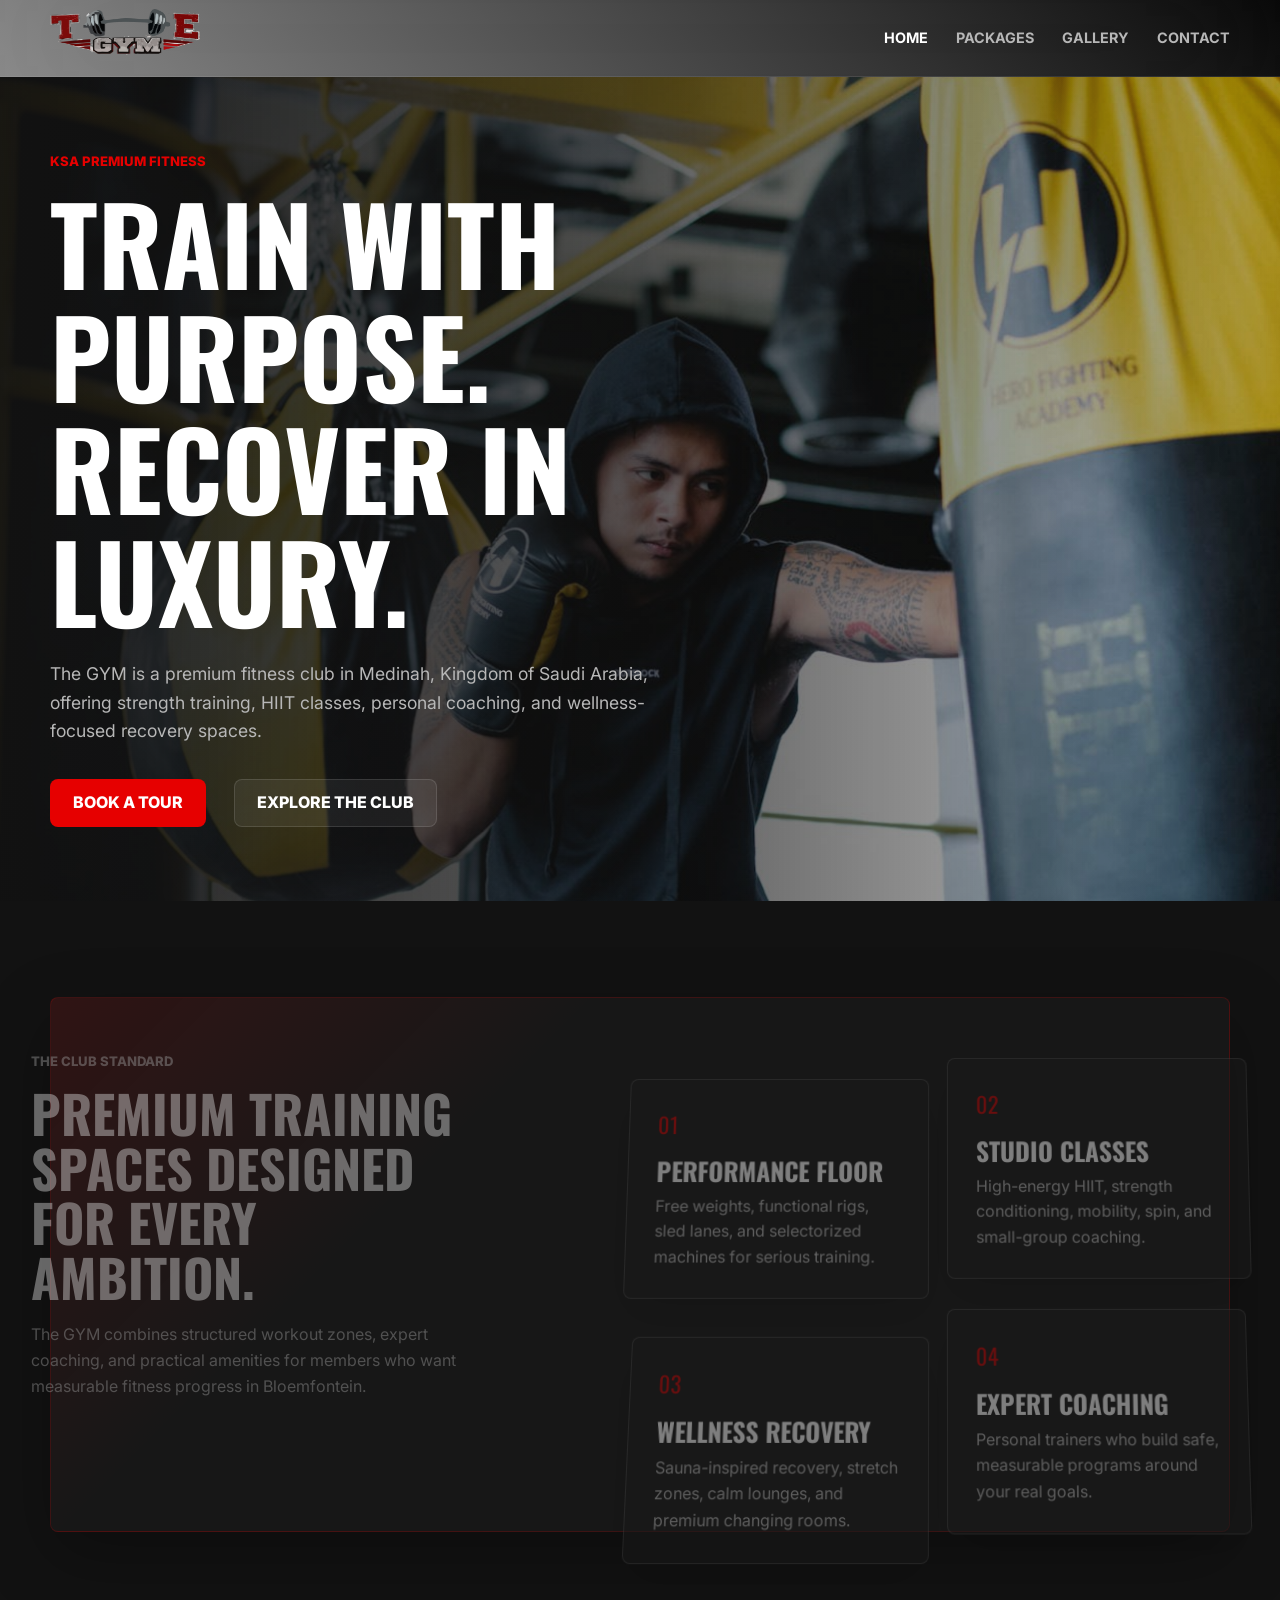
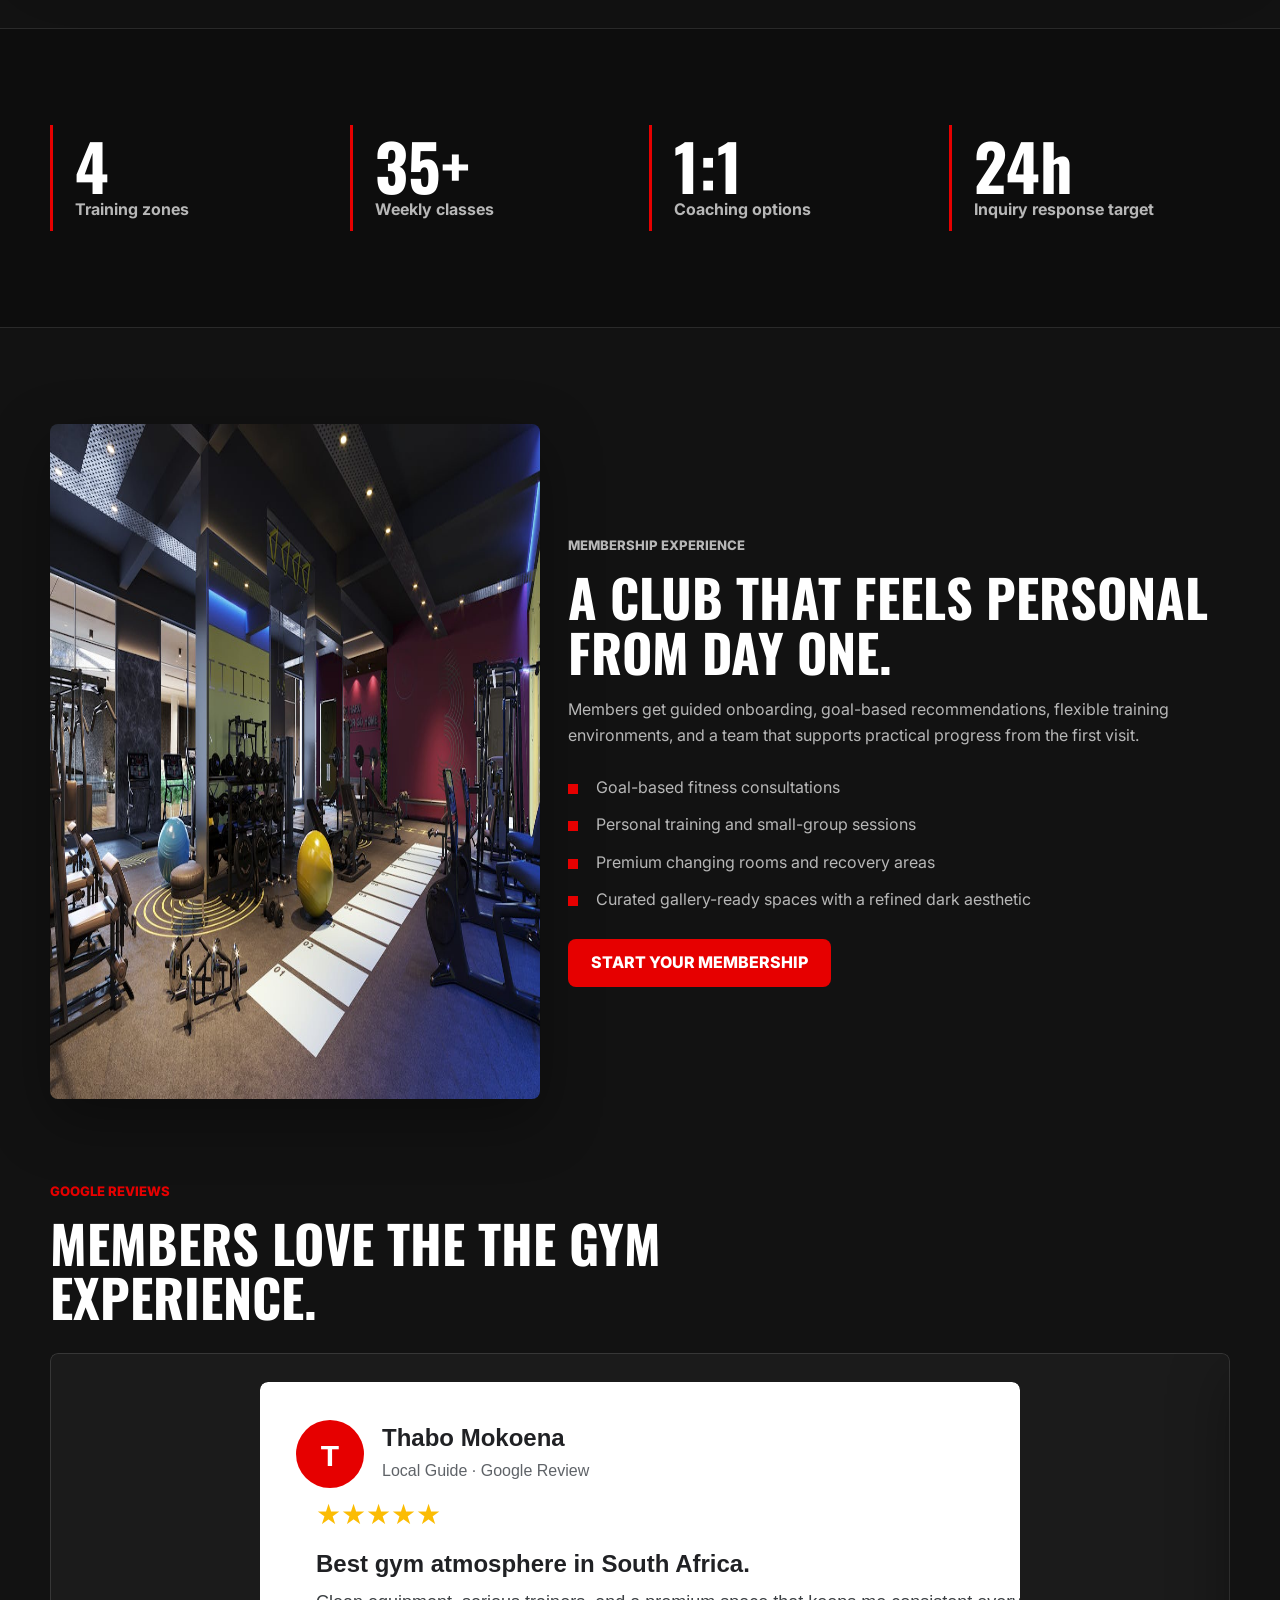
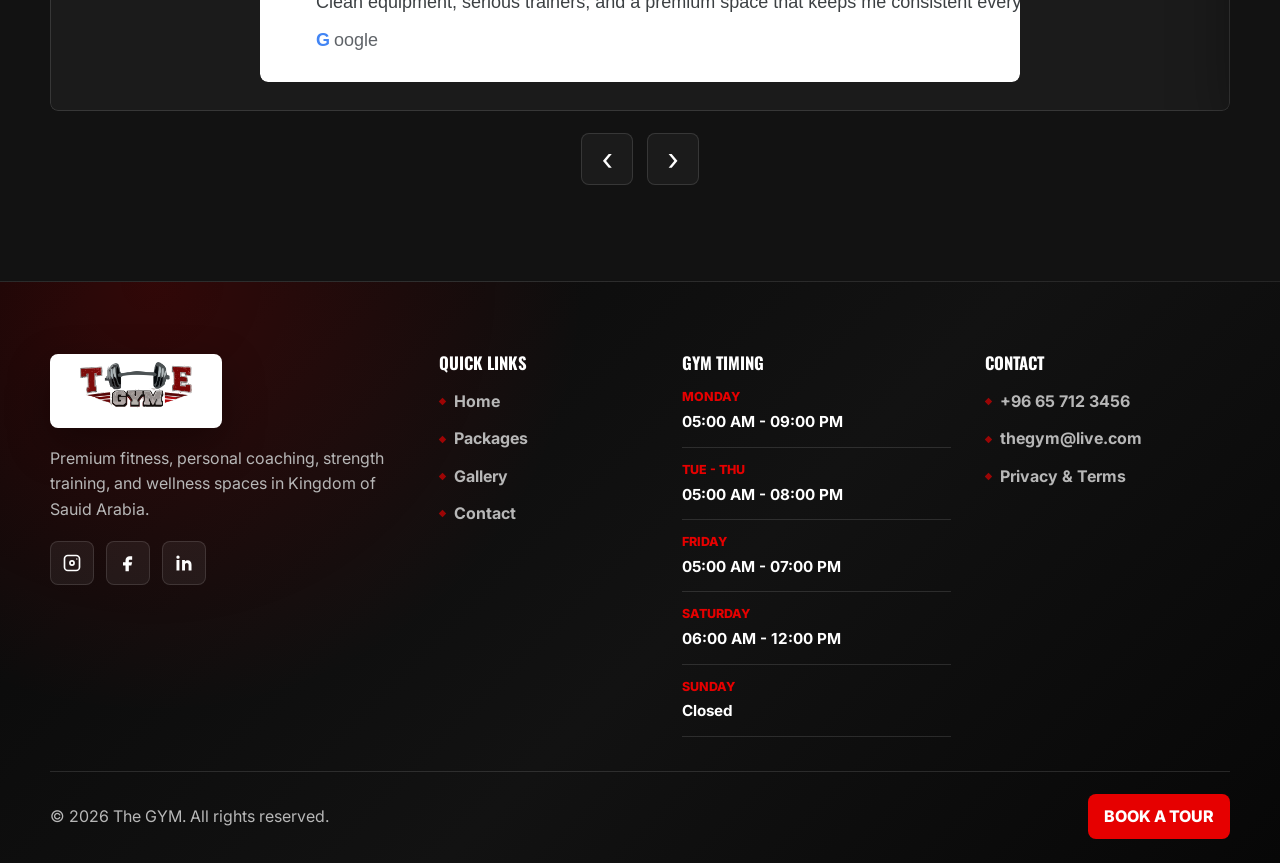
<file: index.html>
﻿<!DOCTYPE html>
<html lang="en">
<head>
    <meta charset="UTF-8">
    <meta name="viewport" content="width=device-width, initial-scale=1.0">
    <meta name="description" content="Tempe GYM in Bloemfontein offers strength training, classes, personal coaching, wellness spaces, and flexible gym packages.">
    <meta name="robots" content="index, follow">
    <link rel="canonical" href="https://www.example.com/">
    <meta property="og:type" content="website">
    <meta property="og:site_name" content="Tempe GYM">
    <meta property="og:title" content="Tempe GYM Bloemfontein | Premium Fitness Club">
    <meta property="og:description" content="Tempe GYM in Bloemfontein offers strength training, classes, personal coaching, wellness spaces, and flexible gym packages.">
    <meta property="og:url" content="https://www.example.com/">
    <meta property="og:image" content="https://www.example.com/assets/img/hero-gym.jpg">
    <meta name="twitter:card" content="summary_large_image">
    <title>The GYM KSA | Premium Fitness Club</title>
    <link rel="icon" type="image/png" href="assets/img/favicon.png">
    <link rel="preconnect" href="https://fonts.googleapis.com">
    <link rel="preconnect" href="https://fonts.gstatic.com" crossorigin>
    <link href="https://fonts.googleapis.com/css2?family=Inter:wght@400;500;600;700&family=Oswald:wght@500;600;700&display=swap" rel="stylesheet">
    <link rel="stylesheet" href="assets/css/style.css">
    <script type="application/ld+json">
{
    "@context": "https://schema.org",
    "@graph": [
        {
            "@type": "WebSite",
            "@id": "https://www.example.com/#website",
            "name": "The GYM",
            "url": "https://www.example.com/",
            "inLanguage": "en-ZA"
        },
        {
            "@type": [
                "LocalBusiness",
                "HealthClub"
            ],
            "@id": "https://www.example.com/#localbusiness",
            "name": "The GYM",
            "url": "https://www.example.com/",
            "image": "https://www.example.com/assets/img/logo.png",
            "telephone": "+96 65 712 3456",
            "email": "thegym@live.com",
            "priceRange": "R200-R799",
            "address": {
                "@type": "PostalAddress",
                "streetAddress": "Medinad Rd, KSA",
                "addressLocality": "Medinah",
                "postalCode": "38860",
                "addressCountry": "ZA"
            },
            "openingHoursSpecification": [
                {
                    "@type": "OpeningHoursSpecification",
                    "dayOfWeek": "Monday",
                    "opens": "05:00",
                    "closes": "21:00"
                },
                {
                    "@type": "OpeningHoursSpecification",
                    "dayOfWeek": [
                        "Tuesday",
                        "Wednesday",
                        "Thursday"
                    ],
                    "opens": "05:00",
                    "closes": "20:00"
                },
                {
                    "@type": "OpeningHoursSpecification",
                    "dayOfWeek": "Friday",
                    "opens": "05:00",
                    "closes": "19:00"
                },
                {
                    "@type": "OpeningHoursSpecification",
                    "dayOfWeek": "Saturday",
                    "opens": "06:00",
                    "closes": "12:00"
                }
            ]
        },
        {
            "@type": "WebPage",
            "@id": "https://www.example.com/#webpage",
            "url": "https://www.example.com/",
            "name": "The GYM KSA | Premium Fitness Club",
            "description": "The GYM in Medinah offers strength training, classes, personal coaching, wellness spaces, and flexible gym packages.",
            "isPartOf": {
                "@id": "https://www.example.com/#website"
            },
            "about": {
                "@id": "https://www.example.com/#localbusiness"
            },
            "inLanguage": "en-ZA"
        },
        {
            "@type": "ItemList",
            "@id": "https://www.example.com/#home-services",
            "name": "The GYM training services",
            "itemListElement": [
                {
                    "@type": "ListItem",
                    "position": 1,
                    "name": "Performance strength floor"
                },
                {
                    "@type": "ListItem",
                    "position": 2,
                    "name": "HIIT and studio classes"
                },
                {
                    "@type": "ListItem",
                    "position": 3,
                    "name": "Personal training and coaching"
                },
                {
                    "@type": "ListItem",
                    "position": 4,
                    "name": "Wellness and recovery areas"
                }
            ]
        }
    ]
}    </script>
</head>
<body>
    <header class="site-header">
        <nav class="nav container" aria-label="Primary navigation">
            <a class="nav__brand" href="index.html" aria-label="Tempe GYM home">
                <span class="logo_img"><img src="assets/img/logo.png" alt="Tempe GYM logo" width="150" height="58"></span>
                <!--<span>The</span> GYM-->
            </a>
            <button class="nav__toggle" type="button" aria-expanded="false" aria-controls="nav-menu">
                <span></span>
                <span></span>
                <span></span>
            </button>
            <ul class="nav__menu" id="nav-menu">
                <li><a class="is-active" aria-current="page" href="index.html">Home</a></li>
                <li><a class=""  href="packages.html">Packages</a></li>
                <li><a class=""  href="gallery.html">Gallery</a></li>
                <li><a class=""  href="contact.html">Contact</a></li>
            </ul>
        </nav>
    </header>

<main>
    <section class="hero hero--home hero-slider" aria-label="Motivational gym highlights">
        <div class="hero-slider__slides" aria-hidden="true">
            <div class="hero-slider__slide is-active" style="background-image: url('assets/img/hero-gym.jpg');"></div>
            <div class="hero-slider__slide" style="background-image: url('assets/img/luxury-gym-floor.jpg');"></div>
            <div class="hero-slider__slide" style="background-image: url('assets/img/hiit-studio.jpg');"></div>
        </div>
        <div class="hero__overlay"></div>
        <div class="hero__content container reveal">
            <p class="eyebrow">KSA Premium Fitness</p>
            <h1 class="hero__title">
                <span class="hero-slider__text is-active">Train with purpose. Recover in luxury.</span>
                <span class="hero-slider__text">Push harder than yesterday.</span>
                <span class="hero-slider__text">Your strength starts today.</span>
            </h1>
            <p class="hero__copy">
                The GYM is a premium fitness club in Medinah, Kingdom of Saudi Arabia, offering strength training,
                HIIT classes, personal coaching, and wellness-focused recovery spaces.
            </p>
            <div class="hero__actions">
                <a class="button button--primary" href="contact.html">Book a Tour</a>
                <a class="button button--ghost" href="gallery.html">Explore the Club</a>
            </div>
        </div>
    </section>

    <section class="section">
        <div class="container section__grid section__grid--two scroll-sync-section">
            <div class="section__intro reveal">
                <p class="eyebrow">The Club Standard</p>
                <h2>Premium training spaces designed for every ambition.</h2>
                <p>
                    The GYM combines structured workout zones, expert coaching, and practical amenities for members
                    who want measurable fitness progress in Bloemfontein.
                </p>
            </div>
            <div class="feature-grid">
                <article class="feature-card reveal">
                    <span class="feature-card__number">01</span>
                    <h3>Performance Floor</h3>
                    <p>Free weights, functional rigs, sled lanes, and selectorized machines for serious training.</p>
                </article>
                <article class="feature-card reveal">
                    <span class="feature-card__number">02</span>
                    <h3>Studio Classes</h3>
                    <p>High-energy HIIT, strength conditioning, mobility, spin, and small-group coaching.</p>
                </article>
                <article class="feature-card reveal">
                    <span class="feature-card__number">03</span>
                    <h3>Wellness Recovery</h3>
                    <p>Sauna-inspired recovery, stretch zones, calm lounges, and premium changing rooms.</p>
                </article>
                <article class="feature-card reveal">
                    <span class="feature-card__number">04</span>
                    <h3>Expert Coaching</h3>
                    <p>Personal trainers who build safe, measurable programs around your real goals.</p>
                </article>
            </div>
        </div>
    </section>

    <section class="section section--dark">
        <div class="container stats">
            <div class="stat reveal">
                <strong>4</strong>
                <span>Training zones</span>
            </div>
            <div class="stat reveal">
                <strong>35+</strong>
                <span>Weekly classes</span>
            </div>
            <div class="stat reveal">
                <strong>1:1</strong>
                <span>Coaching options</span>
            </div>
            <div class="stat reveal">
                <strong>24h</strong>
                <span>Inquiry response target</span>
            </div>
        </div>
    </section>

    <section class="section">
        <div class="container lifestyle">
            <div class="lifestyle__media reveal">
                <img src="assets/img/luxury-gym-floor.jpg" alt="Premium gym strength floor with red lighting" width="900" height="675" loading="lazy">
            </div>
            <div class="lifestyle__content reveal">
                <p class="eyebrow">Membership Experience</p>
                <h2>A club that feels personal from day one.</h2>
                <p>
                    Members get guided onboarding, goal-based recommendations, flexible training environments,
                    and a team that supports practical progress from the first visit.
                </p>
                <ul class="check-list">
                    <li>Goal-based fitness consultations</li>
                    <li>Personal training and small-group sessions</li>
                    <li>Premium changing rooms and recovery areas</li>
                    <li>Curated gallery-ready spaces with a refined dark aesthetic</li>
                </ul>
                <a class="button button--primary" href="contact.html">Start Your Membership</a>
            </div>
        </div>

        <div class="container google-reviews reveal" aria-label="Google reviews carousel">
            <div class="google-reviews__intro">
                <p class="eyebrow">Google Reviews</p>
                <h2>Members love the The GYM experience.</h2>
            </div>
            <div class="google-reviews__carousel">
                <div class="google-reviews__track">
                    <article class="google-review">
                        <img src="assets/img/google-review-1.svg" alt="Google review from Thabo Mokoena rating Tempe GYM five stars" width="760" height="300" loading="lazy">
                    </article>
                    <article class="google-review">
                        <img src="assets/img/google-review-2.svg" alt="Google review from Aisha Naidoo rating Tempe GYM five stars" width="760" height="300" loading="lazy">
                    </article>
                    <article class="google-review">
                        <img src="assets/img/google-review-3.svg" alt="Google review from Liam Jacobs rating Tempe GYM five stars" width="760" height="300" loading="lazy">
                    </article>
                </div>
            </div>
            <div class="google-reviews__controls" aria-label="Google review carousel controls">
                <button class="google-reviews__button" type="button" data-review-direction="prev" aria-label="Show previous Google review">&lsaquo;</button>
                <button class="google-reviews__button" type="button" data-review-direction="next" aria-label="Show next Google review">&rsaquo;</button>
            </div>
        </div>
    </section>
</main>

    <footer class="site-footer">
        <div class="container footer-grid">
            <div class="footer-about">
                <a class="footer-brand footer-brand--image" href="index.html" aria-label="Tempe GYM home">
                    <img src="assets/img/logo.png" alt="Tempe GYM logo" width="172" height="58" loading="lazy">
                </a>
                <p>Premium fitness, personal coaching, strength training, and wellness spaces in Kingdom of Sauid Arabia.</p>
                <div class="footer-social" aria-label="Social media links">
                    <a href="#" aria-label="Instagram profile">
                        <svg viewBox="0 0 24 24" aria-hidden="true"><path d="M7 2h10a5 5 0 0 1 5 5v10a5 5 0 0 1-5 5H7a5 5 0 0 1-5-5V7a5 5 0 0 1 5-5Zm0 2a3 3 0 0 0-3 3v10a3 3 0 0 0 3 3h10a3 3 0 0 0 3-3V7a3 3 0 0 0-3-3H7Zm5 4.5A3.5 3.5 0 1 1 12 15.5 3.5 3.5 0 0 1 12 8.5Zm0 2A1.5 1.5 0 1 0 12 13.5 1.5 1.5 0 0 0 12 10.5ZM17.8 6.4a.8.8 0 1 1-.8.8.8.8 0 0 1 .8-.8Z"/></svg>
                    </a>
                    <a href="#" aria-label="Facebook profile">
                        <svg viewBox="0 0 24 24" aria-hidden="true"><path d="M14 8h3V4h-3c-3 0-5 2-5 5v2H6v4h3v7h4v-7h3l1-4h-4V9c0-.6.4-1 1-1Z"/></svg>
                    </a>
                    <a href="#" aria-label="LinkedIn profile">
                        <svg viewBox="0 0 24 24" aria-hidden="true"><path d="M6.5 8.5H3V21h3.5V8.5ZM4.8 3A2 2 0 1 0 4.8 7 2 2 0 0 0 4.8 3ZM21 14c0-3.5-1.9-5.4-4.6-5.4a4 4 0 0 0-3.3 1.6V8.5H9.7V21h3.5v-6.5c0-1.7.9-2.6 2.2-2.6 1.2 0 2.1.8 2.1 2.6V21H21v-7Z"/></svg>
                    </a>
                </div>
            </div>

            <div class="footer-column">
                <h2>Quick Links</h2>
                <ul class="footer-links">
                    <li><a href="index.html">Home</a></li>
                    <li><a href="packages.html">Packages</a></li>
                    <li><a href="gallery.html">Gallery</a></li>
                    <li><a href="contact.html">Contact</a></li>
                </ul>
            </div>

            <div class="footer-column">
                <h2>Gym Timing</h2>
                <ul class="footer-schedule">
                    <li><span>Monday</span><strong>05:00 AM - 09:00 PM</strong></li>
                    <li><span>Tue - Thu</span><strong>05:00 AM - 08:00 PM</strong></li>
                    <li><span>Friday</span><strong>05:00 AM - 07:00 PM</strong></li>
                    <li><span>Saturday</span><strong>06:00 AM - 12:00 PM</strong></li>
                    <li><span>Sunday</span><strong>Closed</strong></li>
                </ul>
            </div>

            <div class="footer-column">
                <h2>Contact</h2>
                <ul class="footer-links footer-contact">
                    <li><a href="tel:+96657123456">+96 65 712 3456</a></li>
                    <li><a href="mailto:thegym@live.com">thegym@live.com</a></li>
                    <li><a href="legal.html#privacy">Privacy & Terms</a></li>
                </ul>
            </div>
        </div>

        <div class="container footer-bottom">
            <p>&copy; 2026 The GYM. All rights reserved.</p>
            <a href="contact.html">Book a Tour</a>
        </div>
    </footer>
    <script src="assets/js/main.js" defer></script>
</body>
</html>
</file>
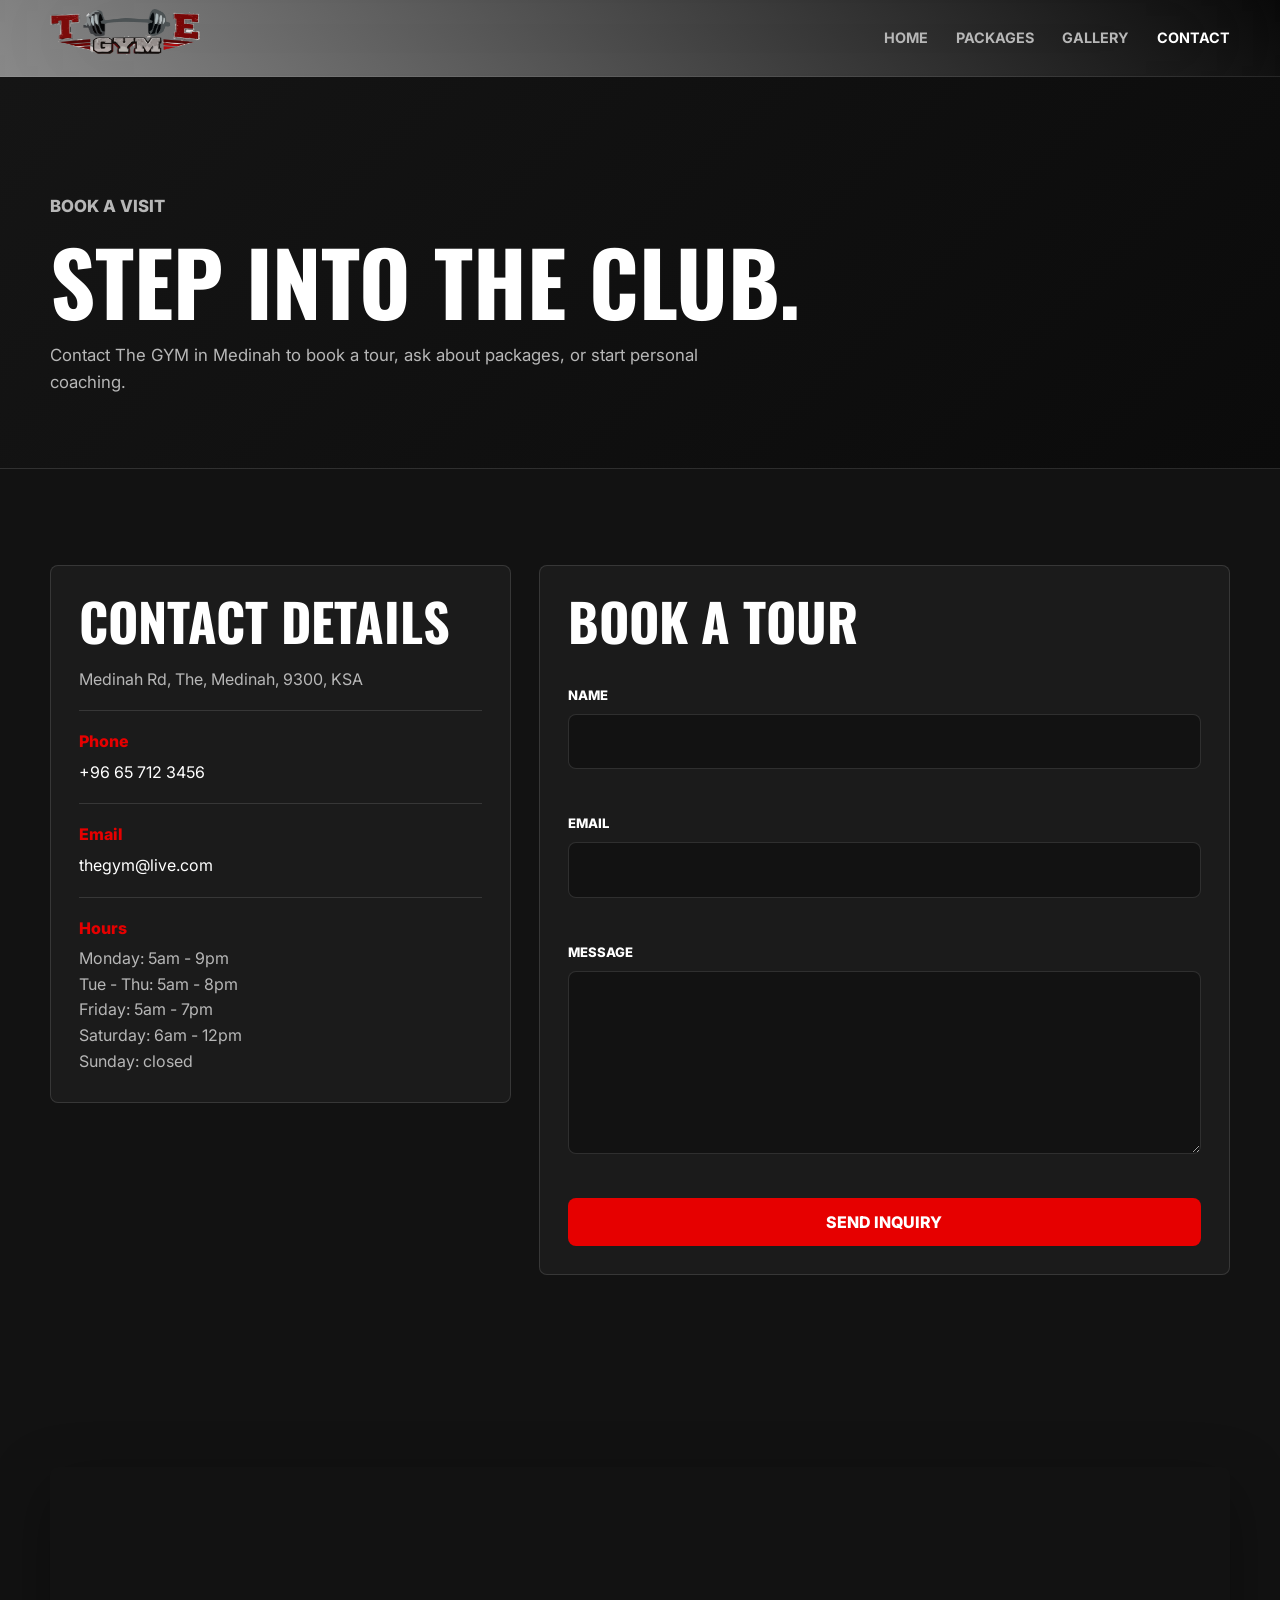
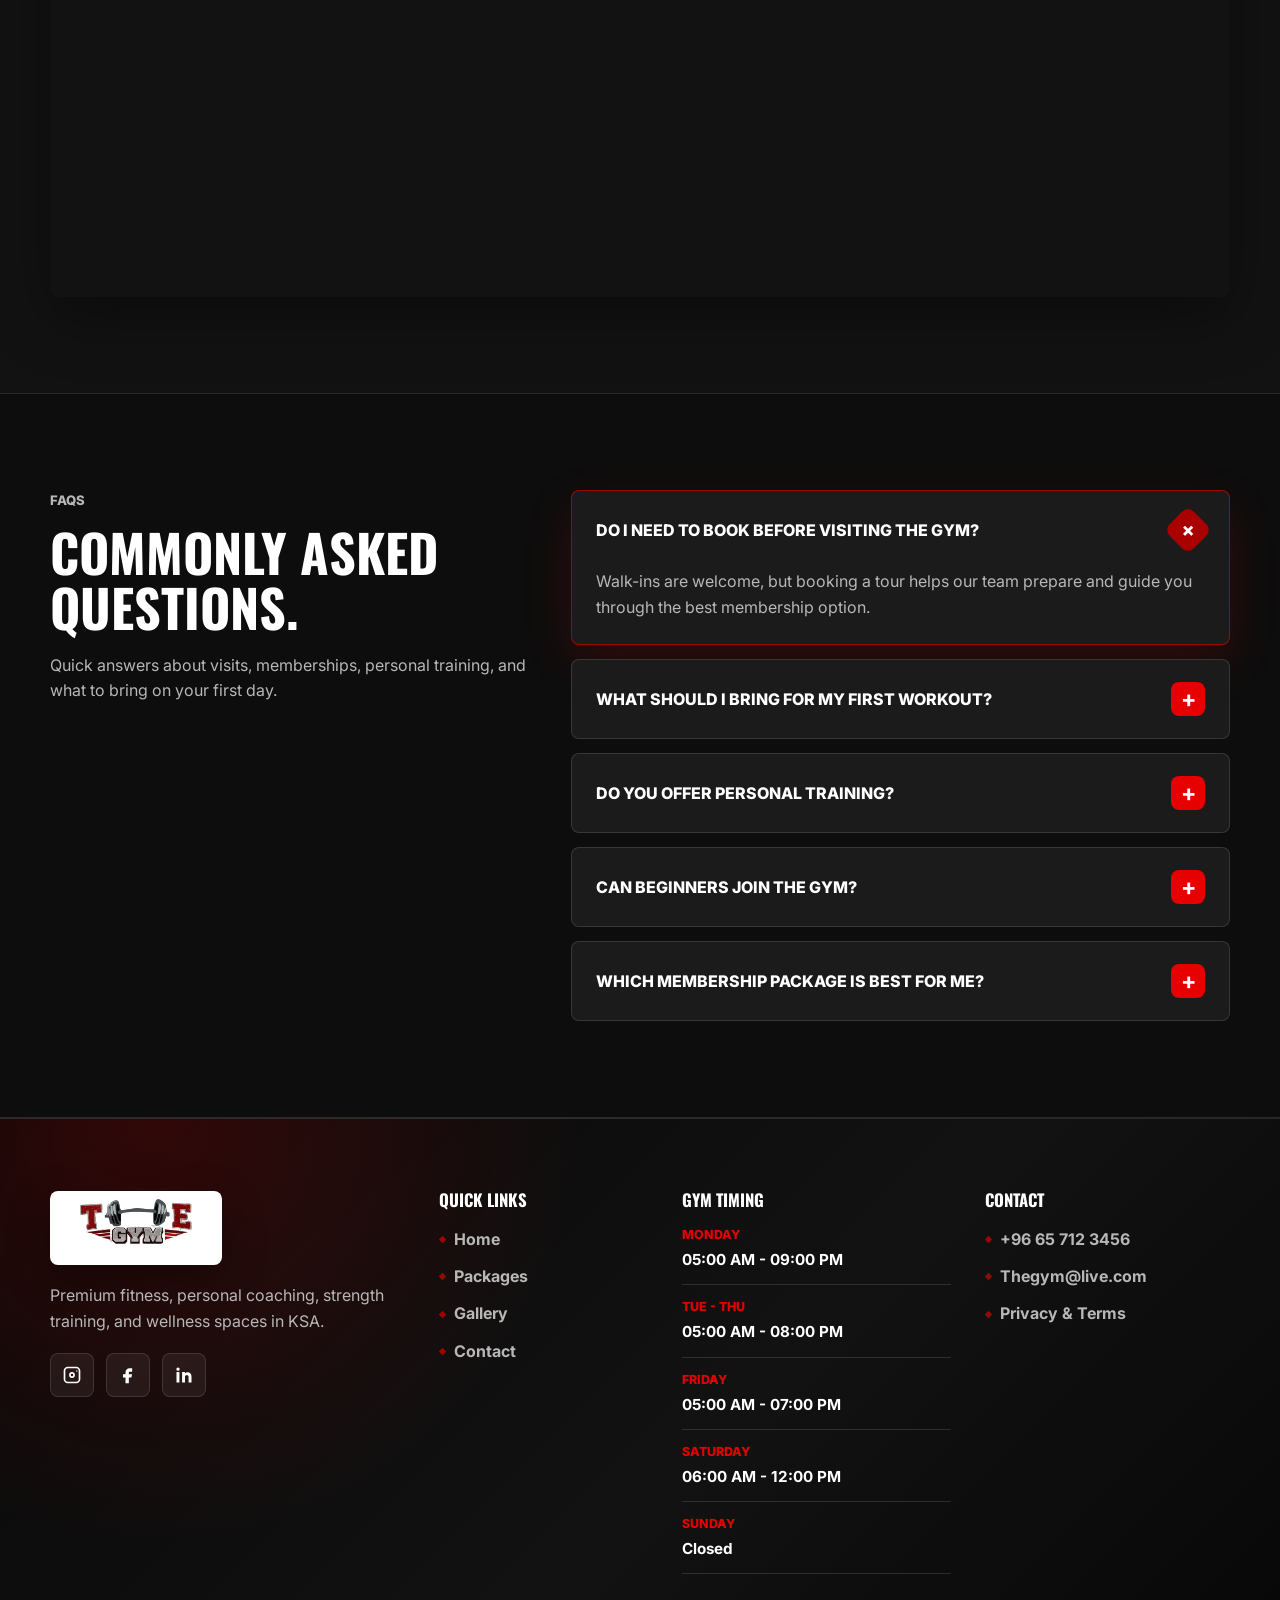
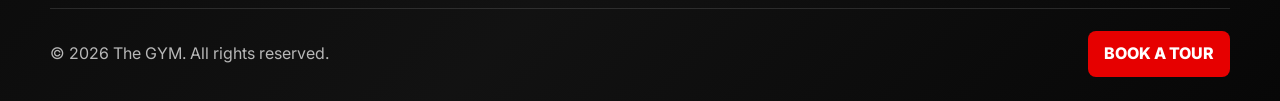
<file: contact.html>
﻿<!DOCTYPE html>
<html lang="en">
<head>
    <meta charset="UTF-8">
    <meta name="viewport" content="width=device-width, initial-scale=1.0">
    <meta name="description" content="Contact The GYM in Medinah, call +96 65 712 3456, check opening hours, and book a gym tour online.">
    <meta name="robots" content="index, follow">
    <link rel="canonical" href="https://www.example.com/contact.html">
    <meta property="og:type" content="website">
    <meta property="og:site_name" content="The GYM">
    <meta property="og:title" content="Contact The GYM | Book a Gym Tour">
    <meta property="og:description" content="Contact The GYM in Medinah, call +96 65 712 3456, check opening hours, and book a gym tour online.">
    <meta property="og:url" content="https://www.example.com/contact.html">
    <meta property="og:image" content="https://www.example.com/assets/img/logo.png">
    <meta name="twitter:card" content="summary_large_image">
    <title>Contact The GYM | Book a Gym Tour</title>
    <link rel="icon" type="image/png" href="assets/img/favicon.png">
    <link rel="preconnect" href="https://fonts.googleapis.com">
    <link rel="preconnect" href="https://fonts.gstatic.com" crossorigin>
    <link href="https://fonts.googleapis.com/css2?family=Inter:wght@400;500;600;700&family=Oswald:wght@500;600;700&display=swap" rel="stylesheet">
    <link rel="stylesheet" href="assets/css/style.css">
    <script type="application/ld+json">
{
    "@context": "https://schema.org",
    "@graph": [
        {
            "@type": "WebSite",
            "@id": "https://www.example.com/#website",
            "name": "The GYM",
            "url": "https://www.example.com/",
            "inLanguage": "en-ZA"
        },
        {
            "@type": [
                "LocalBusiness",
                "HealthClub"
            ],
            "@id": "https://www.example.com/#localbusiness",
            "name": "The GYM",
            "url": "https://www.example.com/",
            "image": "https://www.example.com/assets/img/logo.png",
            "telephone": "+96 65 712 3456",
            "email": "Thegym@live.com",
            "priceRange": "R200-R799",
            "address": {
                "@type": "PostalAddress",
                "streetAddress": "Medinah Rd, KSA",
                "addressLocality": "Medinah",
                "postalCode": "9300",
                "addressCountry": "ZA"
            },
            "openingHoursSpecification": [
                {
                    "@type": "OpeningHoursSpecification",
                    "dayOfWeek": "Monday",
                    "opens": "05:00",
                    "closes": "21:00"
                },
                {
                    "@type": "OpeningHoursSpecification",
                    "dayOfWeek": [
                        "Tuesday",
                        "Wednesday",
                        "Thursday"
                    ],
                    "opens": "05:00",
                    "closes": "20:00"
                },
                {
                    "@type": "OpeningHoursSpecification",
                    "dayOfWeek": "Friday",
                    "opens": "05:00",
                    "closes": "19:00"
                },
                {
                    "@type": "OpeningHoursSpecification",
                    "dayOfWeek": "Saturday",
                    "opens": "06:00",
                    "closes": "12:00"
                }
            ]
        },
        {
            "@type": "WebPage",
            "@id": "https://www.example.com/contact.html#webpage",
            "url": "https://www.example.com/contact.html",
            "name": "Contact The GYM | Book a Gym Tour",
            "description": "Contact The GYM in Medinah, call +96 65 712 3456, check opening hours, and book a gym tour online.",
            "isPartOf": {
                "@id": "https://www.example.com/#website"
            },
            "about": {
                "@id": "https://www.example.com/#localbusiness"
            },
            "inLanguage": "en-ZA"
        },
        {
            "@type": "FAQPage",
            "@id": "https://www.example.com/contact.html#faq",
            "mainEntity": [
                {
                    "@type": "Question",
                    "name": "Do I need to book before visiting The GYM?",
                    "acceptedAnswer": {
                        "@type": "Answer",
                        "text": "Walk-ins are welcome, but booking a tour helps the team prepare and guide visitors through the best membership option."
                    }
                },
                {
                    "@type": "Question",
                    "name": "What should I bring for my first workout?",
                    "acceptedAnswer": {
                        "@type": "Answer",
                        "text": "Bring comfortable training clothes, training shoes, a towel, water bottle, and ID if you are signing up."
                    }
                },
                {
                    "@type": "Question",
                    "name": "Do you offer personal training?",
                    "acceptedAnswer": {
                        "@type": "Answer",
                        "text": "The GYM offers coaching for strength training, weight loss, conditioning, mobility, and beginner-friendly programs."
                    }
                },
                {
                    "@type": "Question",
                    "name": "Can beginners join the gym?",
                    "acceptedAnswer": {
                        "@type": "Answer",
                        "text": "Beginners can join The GYM and receive help with equipment, gym etiquette, and simple training plans."
                    }
                },
                {
                    "@type": "Question",
                    "name": "Which membership package is best for me?",
                    "acceptedAnswer": {
                        "@type": "Answer",
                        "text": "The 1-month package is best for trying the gym, while longer packages provide better value for consistent training."
                    }
                }
            ]
        }
    ]
}    </script>
</head>
<body>
    <header class="site-header">
        <nav class="nav container" aria-label="Primary navigation">
            <a class="nav__brand" href="index.html" aria-label="The GYM home">
                <span class="logo_img"><img src="assets/img/logo.png" alt="The GYM logo" width="150" height="58"></span>
                <!-- <span>The</span> GYM -->
            </a>
            <button class="nav__toggle" type="button" aria-expanded="false" aria-controls="nav-menu">
                <span></span>
                <span></span>
                <span></span>
            </button>
            <ul class="nav__menu" id="nav-menu">
                <li><a class=""  href="index.html">Home</a></li>
                <li><a class=""  href="packages.html">Packages</a></li>
                <li><a class=""  href="gallery.html">Gallery</a></li>
                <li><a class="is-active" aria-current="page" href="contact.html">Contact</a></li>
            </ul>
        </nav>
    </header>

<main>
    <section class="page-hero">
        <div class="container reveal">
            <p class="eyebrow">Book a Visit</p>
            <h1>Step into the club.</h1>
            <p>Contact The GYM in Medinah to book a tour, ask about packages, or start personal coaching.</p>
        </div>
    </section>

    <section class="section">
        <div class="container contact-layout">
            <div class="contact-panel reveal">
                <h2>Contact Details</h2>
                <p class="contact-panel__lead">Medinah Rd, The, Medinah, 9300, KSA</p>
                <div class="contact-method">
                    <span>Phone</span>
                    <a href="tel:+96657123456">+96 65 712 3456</a>
                </div>
                <div class="contact-method">
                    <span>Email</span>
                    <a href="mailto:thegym@live.com">thegym@live.com</a>
                </div>
                <div class="contact-method">
                    <span>Hours</span>
                    <p>Monday: 5am - 9pm<br>
                    Tue - Thu: 5am - 8pm <br>
                    Friday: 5am - 7pm <br>
                    Saturday: 6am - 12pm <br>
                    Sunday: closed
                    </p>
                </div>
            </div>

            <form class="contact-form reveal" action="mailto:Thegym@live.com?subject=The%20GYM%20Tour%20Inquiry" method="POST" enctype="text/plain" novalidate>
                <h2>Book a Tour</h2>
                
                <div class="form-field">
                    <label for="name">Name</label>
                    <input id="name" name="name" type="text" value="" required minlength="2">
                    <small></small>
                </div>

                <div class="form-field">
                    <label for="email">Email</label>
                    <input id="email" name="email" type="email" value="" required>
                    <small></small>
                </div>

                <div class="form-field">
                    <label for="message">Message</label>
                    <textarea id="message" name="message" rows="6" required minlength="10"></textarea>
                    <small></small>
                </div>

                <button class="button button--primary" type="submit">Send Inquiry</button>
            </form>
        </div>
    </section>

    <section class="section section--map">
        <div class="container">
            <div class="map-frame reveal">
                <iframe src="https://www.google.com/maps/embed?pb=!1m18!1m12!1m3!1d2578.8543272031934!2d26.194187352750472!3d-29.095238235009578!2m3!1f0!2f0!3f0!3m2!1i1024!2i768!4f13.1!3m3!1m2!1s0x1e8fdacd89dbe3c9%3A0x396794c44ffe221b!2sThe%20Gym!5e1!3m2!1sen!2s!4v1778911364573!5m2!1sen!2s" 
                    width="600" height="450" style="border:0;" 
                    allowfullscreen="" loading="lazy" 
                    referrerpolicy="no-referrer-when-downgrade"></iframe>
            </div>
        </div>
    </section>

    <section class="section section--dark" id="faq">
        <div class="container faq-layout">
            <div class="section__intro reveal">
                <p class="eyebrow">FAQs</p>
                <h2>Commonly asked questions.</h2>
                <p>Quick answers about visits, memberships, personal training, and what to bring on your first day.</p>
            </div>

            <div class="faq-accordion reveal">
                <article class="faq-item is-open">
                    <button class="faq-question" type="button" aria-expanded="true">
                        <span>Do I need to book before visiting The GYM?</span>
                        <strong>+</strong>
                    </button>
                    <div class="faq-answer">
                        <p>Walk-ins are welcome, but booking a tour helps our team prepare and guide you through the best membership option.</p>
                    </div>
                </article>

                <article class="faq-item">
                    <button class="faq-question" type="button" aria-expanded="false">
                        <span>What should I bring for my first workout?</span>
                        <strong>+</strong>
                    </button>
                    <div class="faq-answer">
                        <p>Bring comfortable training clothes, training shoes, a towel, water bottle, and your ID if you are signing up.</p>
                    </div>
                </article>

                <article class="faq-item">
                    <button class="faq-question" type="button" aria-expanded="false">
                        <span>Do you offer personal training?</span>
                        <strong>+</strong>
                    </button>
                    <div class="faq-answer">
                        <p>Yes. Our coaches can help with strength training, weight loss, conditioning, mobility, and beginner-friendly programs.</p>
                    </div>
                </article>

                <article class="faq-item">
                    <button class="faq-question" type="button" aria-expanded="false">
                        <span>Can beginners join the gym?</span>
                        <strong>+</strong>
                    </button>
                    <div class="faq-answer">
                        <p>Absolutely. We help beginners get comfortable with equipment, gym etiquette, and simple plans that build confidence.</p>
                    </div>
                </article>

                <article class="faq-item">
                    <button class="faq-question" type="button" aria-expanded="false">
                        <span>Which membership package is best for me?</span>
                        <strong>+</strong>
                    </button>
                    <div class="faq-answer">
                        <p>The 1-month package is great for trying the gym, while longer packages are better value if you plan to train consistently.</p>
                    </div>
                </article>
            </div>
        </div>
    </section>
</main>

    <footer class="site-footer">
        <div class="container footer-grid">
            <div class="footer-about">
                <a class="footer-brand footer-brand--image" href="index.html" aria-label="The GYM home">
                    <img src="assets/img/logo.png" alt="The GYM logo" width="172" height="58" loading="lazy">
                </a>
                <p>Premium fitness, personal coaching, strength training, and wellness spaces in KSA.</p>
                <div class="footer-social" aria-label="Social media links">
                    <a href="#" aria-label="Instagram profile">
                        <svg viewBox="0 0 24 24" aria-hidden="true"><path d="M7 2h10a5 5 0 0 1 5 5v10a5 5 0 0 1-5 5H7a5 5 0 0 1-5-5V7a5 5 0 0 1 5-5Zm0 2a3 3 0 0 0-3 3v10a3 3 0 0 0 3 3h10a3 3 0 0 0 3-3V7a3 3 0 0 0-3-3H7Zm5 4.5A3.5 3.5 0 1 1 12 15.5 3.5 3.5 0 0 1 12 8.5Zm0 2A1.5 1.5 0 1 0 12 13.5 1.5 1.5 0 0 0 12 10.5ZM17.8 6.4a.8.8 0 1 1-.8.8.8.8 0 0 1 .8-.8Z"/></svg>
                    </a>
                    <a href="#" aria-label="Facebook profile">
                        <svg viewBox="0 0 24 24" aria-hidden="true"><path d="M14 8h3V4h-3c-3 0-5 2-5 5v2H6v4h3v7h4v-7h3l1-4h-4V9c0-.6.4-1 1-1Z"/></svg>
                    </a>
                    <a href="#" aria-label="LinkedIn profile">
                        <svg viewBox="0 0 24 24" aria-hidden="true"><path d="M6.5 8.5H3V21h3.5V8.5ZM4.8 3A2 2 0 1 0 4.8 7 2 2 0 0 0 4.8 3ZM21 14c0-3.5-1.9-5.4-4.6-5.4a4 4 0 0 0-3.3 1.6V8.5H9.7V21h3.5v-6.5c0-1.7.9-2.6 2.2-2.6 1.2 0 2.1.8 2.1 2.6V21H21v-7Z"/></svg>
                    </a>
                </div>
            </div>

            <div class="footer-column">
                <h2>Quick Links</h2>
                <ul class="footer-links">
                    <li><a href="index.html">Home</a></li>
                    <li><a href="packages.html">Packages</a></li>
                    <li><a href="gallery.html">Gallery</a></li>
                    <li><a href="contact.html">Contact</a></li>
                </ul>
            </div>

            <div class="footer-column">
                <h2>Gym Timing</h2>
                <ul class="footer-schedule">
                    <li><span>Monday</span><strong>05:00 AM - 09:00 PM</strong></li>
                    <li><span>Tue - Thu</span><strong>05:00 AM - 08:00 PM</strong></li>
                    <li><span>Friday</span><strong>05:00 AM - 07:00 PM</strong></li>
                    <li><span>Saturday</span><strong>06:00 AM - 12:00 PM</strong></li>
                    <li><span>Sunday</span><strong>Closed</strong></li>
                </ul>
            </div>

            <div class="footer-column">
                <h2>Contact</h2>
                <ul class="footer-links footer-contact">
                    <li><a href="tel:+27767483523">+96 65 712 3456</a></li>
                    <li><a href="mailto:Thegym@live.com">Thegym@live.com</a></li>
                    <li><a href="legal.html#privacy">Privacy & Terms</a></li>
                </ul>
            </div>
        </div>

        <div class="container footer-bottom">
            <p>&copy; 2026 The GYM. All rights reserved.</p>
            <a href="contact.html">Book a Tour</a>
        </div>
    </footer>
    <script src="assets/js/main.js" defer></script>
</body>
</html>
</file>
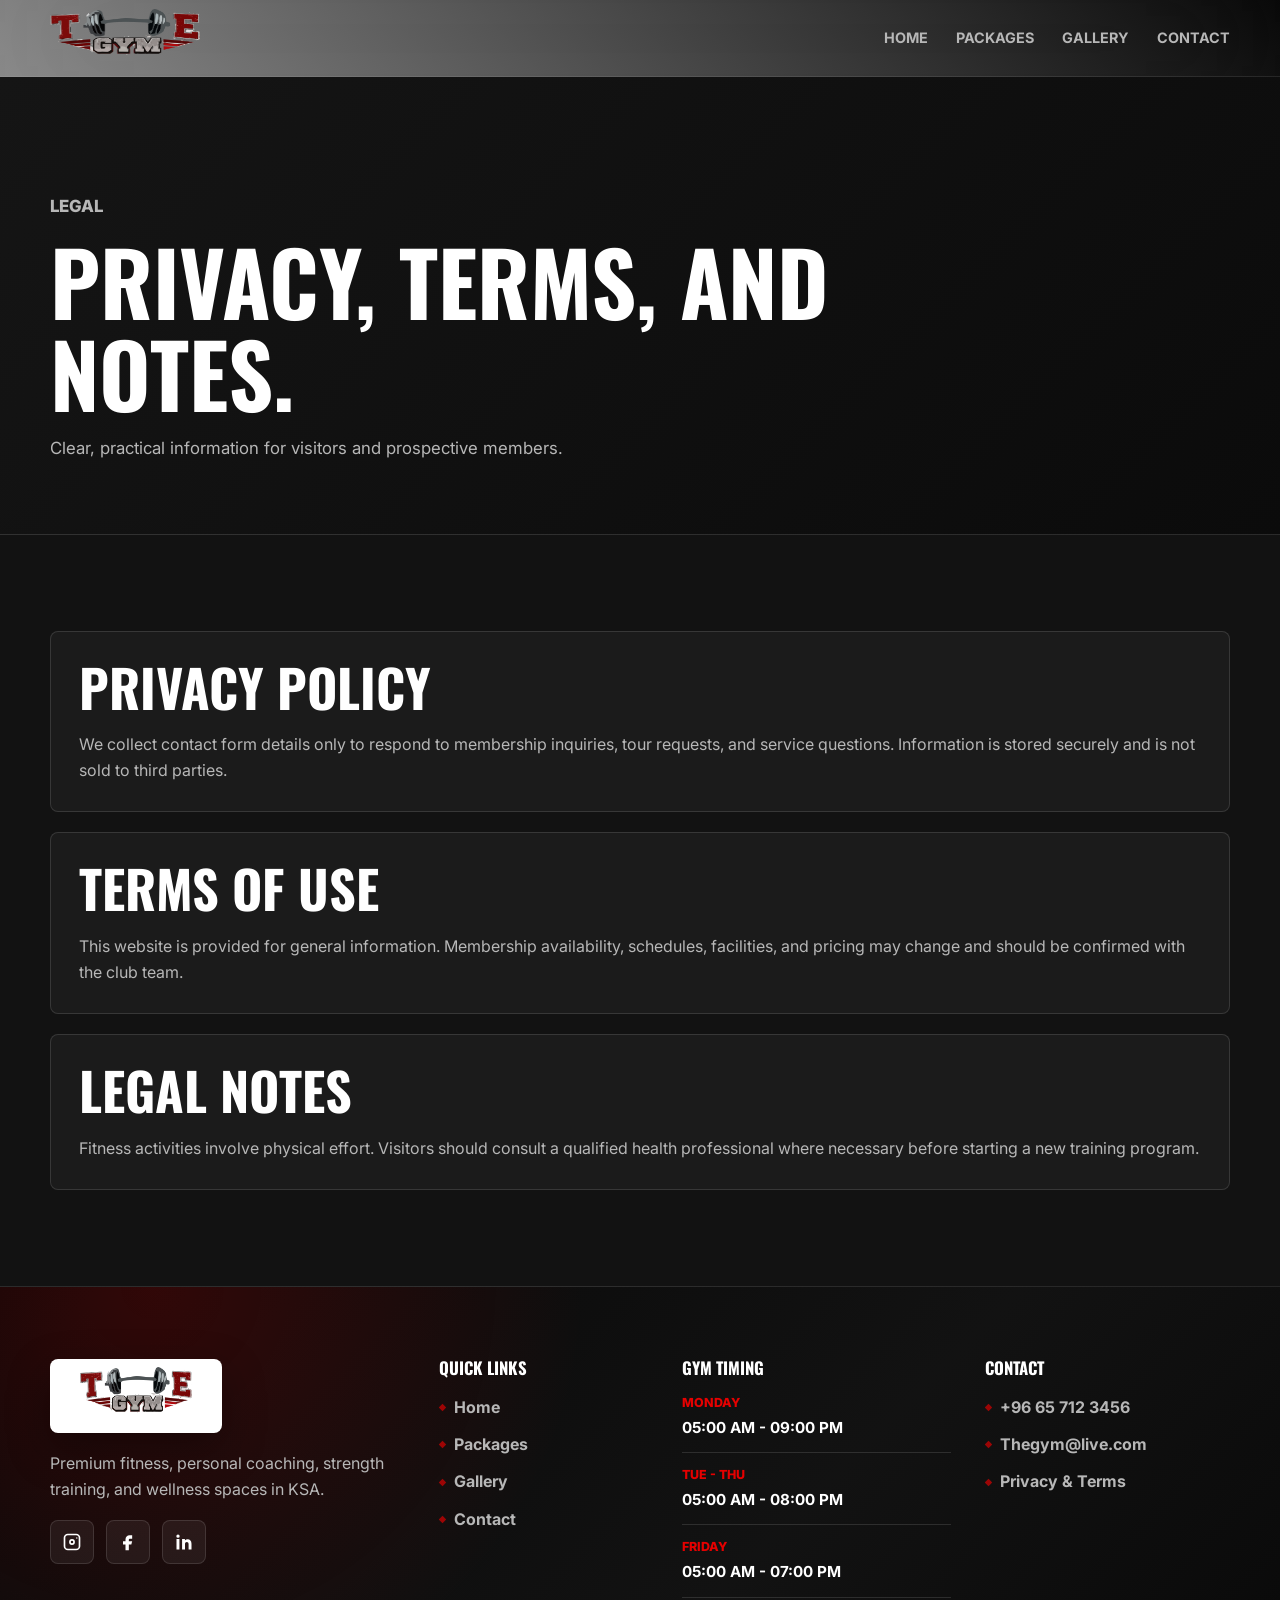
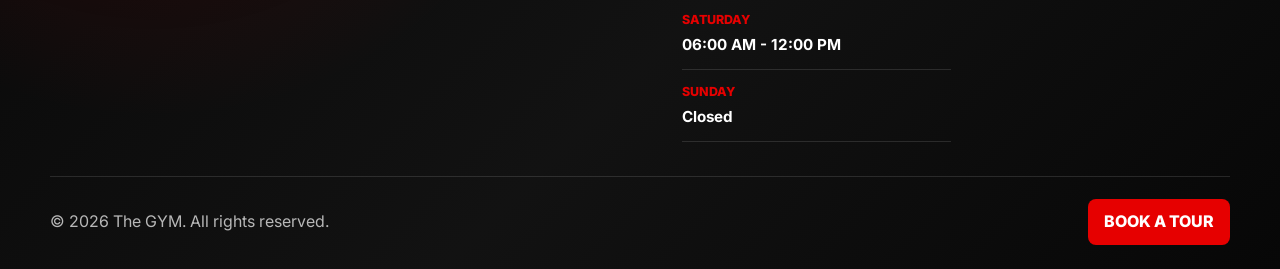
<file: legal.html>
﻿<!DOCTYPE html>
<html lang="en">
<head>
    <meta charset="UTF-8">
    <meta name="viewport" content="width=device-width, initial-scale=1.0">
    <meta name="description" content="Read The GYM privacy, website terms, and legal notes for membership inquiries, tour requests, and fitness information.">
    <meta name="robots" content="index, follow">
    <link rel="canonical" href="https://www.example.com/legal.html">
    <meta property="og:type" content="website">
    <meta property="og:site_name" content="The GYM">
    <meta property="og:title" content="The GYM Privacy Policy and Terms">
    <meta property="og:description" content="Read The GYM privacy, website terms, and legal notes for membership inquiries, tour requests, and fitness information.">
    <meta property="og:url" content="https://www.example.com/legal.html">
    <meta property="og:image" content="https://www.example.com/assets/img/logo.png">
    <meta name="twitter:card" content="summary_large_image">
    <title>The GYM Privacy Policy and Terms</title>
    <link rel="icon" type="image/png" href="assets/img/favicon.png">
    <link rel="preconnect" href="https://fonts.googleapis.com">
    <link rel="preconnect" href="https://fonts.gstatic.com" crossorigin>
    <link href="https://fonts.googleapis.com/css2?family=Inter:wght@400;500;600;700&family=Oswald:wght@500;600;700&display=swap" rel="stylesheet">
    <link rel="stylesheet" href="assets/css/style.css">
    <script type="application/ld+json">
{
    "@context": "https://schema.org",
    "@graph": [
        {
            "@type": "WebSite",
            "@id": "https://www.example.com/#website",
            "name": "The GYM",
            "url": "https://www.example.com/",
            "inLanguage": "en-ZA"
        },
        {
            "@type": [
                "LocalBusiness",
                "HealthClub"
            ],
            "@id": "https://www.example.com/#localbusiness",
            "name": "The GYM",
            "url": "https://www.example.com/",
            "image": "https://www.example.com/assets/img/logo.png",
            "telephone": "+96 65 712 3456",
            "email": "Thegym@live.com",
            "priceRange": "R200-R799",
            "address": {
                "@type": "PostalAddress",
                "streetAddress": "Medinah Rd, KSA",
                "addressLocality": "Medinah",
                "postalCode": "9300",
                "addressCountry": "ZA"
            },
            "openingHoursSpecification": [
                {
                    "@type": "OpeningHoursSpecification",
                    "dayOfWeek": "Monday",
                    "opens": "05:00",
                    "closes": "21:00"
                },
                {
                    "@type": "OpeningHoursSpecification",
                    "dayOfWeek": [
                        "Tuesday",
                        "Wednesday",
                        "Thursday"
                    ],
                    "opens": "05:00",
                    "closes": "20:00"
                },
                {
                    "@type": "OpeningHoursSpecification",
                    "dayOfWeek": "Friday",
                    "opens": "05:00",
                    "closes": "19:00"
                },
                {
                    "@type": "OpeningHoursSpecification",
                    "dayOfWeek": "Saturday",
                    "opens": "06:00",
                    "closes": "12:00"
                }
            ]
        },
        {
            "@type": "WebPage",
            "@id": "https://www.example.com/legal.html#webpage",
            "url": "https://www.example.com/legal.html",
            "name": "The GYM Privacy Policy and Terms",
            "description": "Read The GYM privacy, website terms, and legal notes for membership inquiries, tour requests, and fitness information.",
            "isPartOf": {
                "@id": "https://www.example.com/#website"
            },
            "about": {
                "@id": "https://www.example.com/#localbusiness"
            },
            "inLanguage": "en-ZA"
        },
        {
            "@type": "WebPage",
            "@id": "https://www.example.com/legal.html#legal-content",
            "name": "The GYM privacy policy, terms, and legal notes",
            "description": "Read The GYM privacy, website terms, and legal notes for membership inquiries, tour requests, and fitness information.",
            "mainEntity": [
                {
                    "@type": "CreativeWork",
                    "name": "Privacy Policy"
                },
                {
                    "@type": "CreativeWork",
                    "name": "Terms of Use"
                },
                {
                    "@type": "CreativeWork",
                    "name": "Fitness Legal Notes"
                }
            ]
        }
    ]
}    </script>
</head>
<body>
    <header class="site-header">
        <nav class="nav container" aria-label="Primary navigation">
            <a class="nav__brand" href="index.html" aria-label="The GYM home">
                <span class="logo_img"><img src="assets/img/logo.png" alt="The GYM logo" width="150" height="58"></span>
                <!-- <span>The</span> GYM -->
            </a>
            <button class="nav__toggle" type="button" aria-expanded="false" aria-controls="nav-menu">
                <span></span>
                <span></span>
                <span></span>
            </button>
            <ul class="nav__menu" id="nav-menu">
                <li><a class=""  href="index.html">Home</a></li>
                <li><a class=""  href="packages.html">Packages</a></li>
                <li><a class=""  href="gallery.html">Gallery</a></li>
                <li><a class=""  href="contact.html">Contact</a></li>
            </ul>
        </nav>
    </header>

<main>
    <section class="page-hero">
        <div class="container reveal">
            <p class="eyebrow">Legal</p>
            <h1>Privacy, terms, and notes.</h1>
            <p>Clear, practical information for visitors and prospective members.</p>
        </div>
    </section>

    <section class="section">
        <div class="container legal-layout reveal">
            <article class="legal-block" id="privacy">
                <h2>Privacy Policy</h2>
                <p>
                    We collect contact form details only to respond to membership inquiries, tour requests,
                    and service questions. Information is stored securely and is not sold to third parties.
                </p>
            </article>
            <article class="legal-block" id="terms">
                <h2>Terms of Use</h2>
                <p>
                    This website is provided for general information. Membership availability, schedules,
                    facilities, and pricing may change and should be confirmed with the club team.
                </p>
            </article>
            <article class="legal-block" id="notes">
                <h2>Legal Notes</h2>
                <p>
                    Fitness activities involve physical effort. Visitors should consult a qualified health
                    professional where necessary before starting a new training program.
                </p>
            </article>
        </div>
    </section>
</main>

    <footer class="site-footer">
        <div class="container footer-grid">
            <div class="footer-about">
                <a class="footer-brand footer-brand--image" href="index.html" aria-label="The GYM home">
                    <img src="assets/img/logo.png" alt="The GYM logo" width="172" height="58" loading="lazy">
                </a>
                <p>Premium fitness, personal coaching, strength training, and wellness spaces in KSA.</p>
                <div class="footer-social" aria-label="Social media links">
                    <a href="#" aria-label="Instagram profile">
                        <svg viewBox="0 0 24 24" aria-hidden="true"><path d="M7 2h10a5 5 0 0 1 5 5v10a5 5 0 0 1-5 5H7a5 5 0 0 1-5-5V7a5 5 0 0 1 5-5Zm0 2a3 3 0 0 0-3 3v10a3 3 0 0 0 3 3h10a3 3 0 0 0 3-3V7a3 3 0 0 0-3-3H7Zm5 4.5A3.5 3.5 0 1 1 12 15.5 3.5 3.5 0 0 1 12 8.5Zm0 2A1.5 1.5 0 1 0 12 13.5 1.5 1.5 0 0 0 12 10.5ZM17.8 6.4a.8.8 0 1 1-.8.8.8.8 0 0 1 .8-.8Z"/></svg>
                    </a>
                    <a href="#" aria-label="Facebook profile">
                        <svg viewBox="0 0 24 24" aria-hidden="true"><path d="M14 8h3V4h-3c-3 0-5 2-5 5v2H6v4h3v7h4v-7h3l1-4h-4V9c0-.6.4-1 1-1Z"/></svg>
                    </a>
                    <a href="#" aria-label="LinkedIn profile">
                        <svg viewBox="0 0 24 24" aria-hidden="true"><path d="M6.5 8.5H3V21h3.5V8.5ZM4.8 3A2 2 0 1 0 4.8 7 2 2 0 0 0 4.8 3ZM21 14c0-3.5-1.9-5.4-4.6-5.4a4 4 0 0 0-3.3 1.6V8.5H9.7V21h3.5v-6.5c0-1.7.9-2.6 2.2-2.6 1.2 0 2.1.8 2.1 2.6V21H21v-7Z"/></svg>
                    </a>
                </div>
            </div>

            <div class="footer-column">
                <h2>Quick Links</h2>
                <ul class="footer-links">
                    <li><a href="index.html">Home</a></li>
                    <li><a href="packages.html">Packages</a></li>
                    <li><a href="gallery.html">Gallery</a></li>
                    <li><a href="contact.html">Contact</a></li>
                </ul>
            </div>

            <div class="footer-column">
                <h2>Gym Timing</h2>
                <ul class="footer-schedule">
                    <li><span>Monday</span><strong>05:00 AM - 09:00 PM</strong></li>
                    <li><span>Tue - Thu</span><strong>05:00 AM - 08:00 PM</strong></li>
                    <li><span>Friday</span><strong>05:00 AM - 07:00 PM</strong></li>
                    <li><span>Saturday</span><strong>06:00 AM - 12:00 PM</strong></li>
                    <li><span>Sunday</span><strong>Closed</strong></li>
                </ul>
            </div>

            <div class="footer-column">
                <h2>Contact</h2>
                <ul class="footer-links footer-contact">
                    <li><a href="tel:+96657123456">+96 65 712 3456</a></li>
                    <li><a href="mailto:Thegym@live.com">Thegym@live.com</a></li>
                    <li><a href="legal.html#privacy">Privacy & Terms</a></li>
                </ul>
            </div>
        </div>

        <div class="container footer-bottom">
            <p>&copy; 2026 The GYM. All rights reserved.</p>
            <a href="contact.html">Book a Tour</a>
        </div>
    </footer>
    <script src="assets/js/main.js" defer></script>
</body>
</html>
</file>
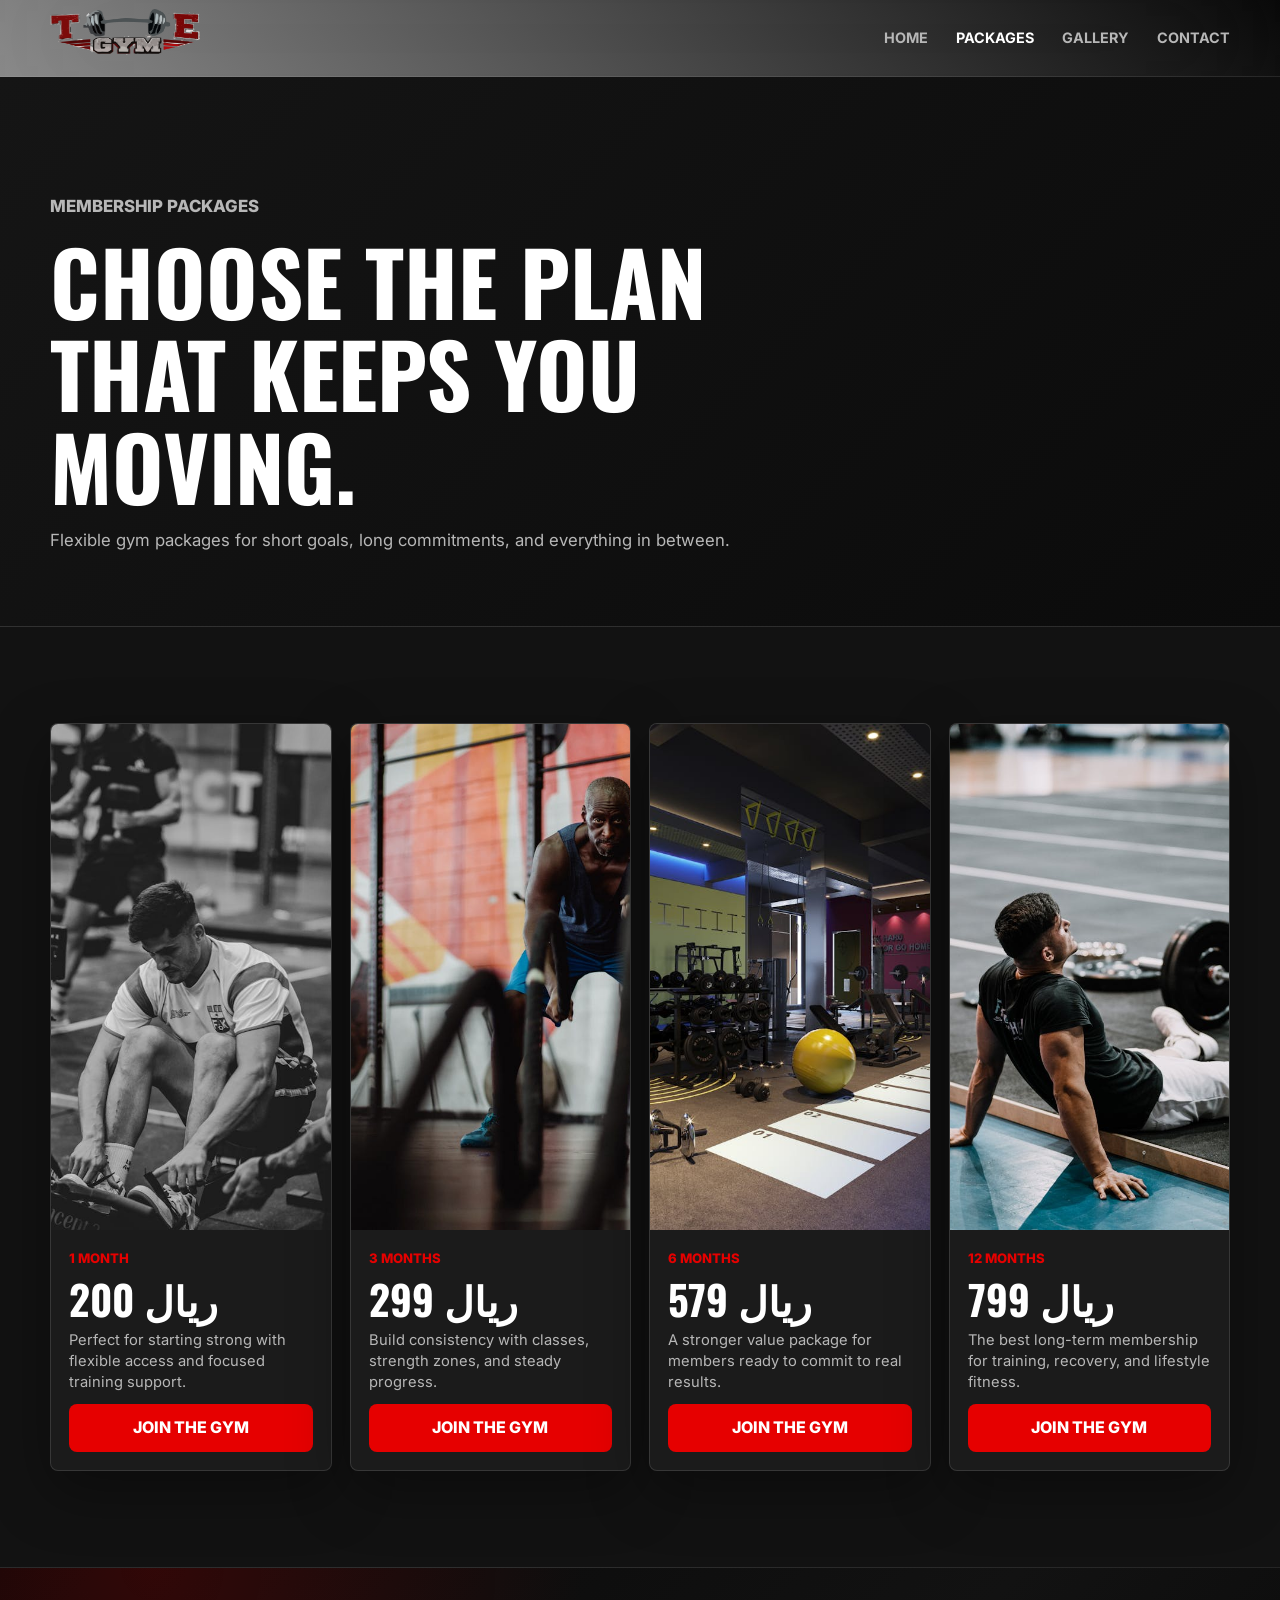
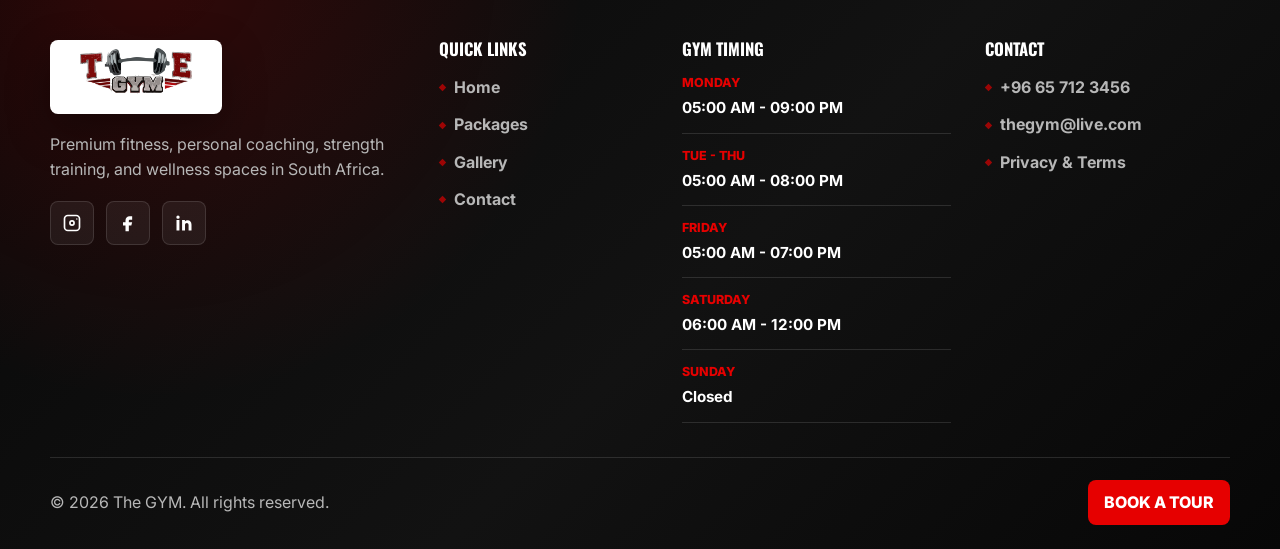
<file: packages.html>
﻿<!DOCTYPE html>
<html lang="en">
<head>
    <meta charset="UTF-8">
    <meta name="viewport" content="width=device-width, initial-scale=1.0">
    <meta name="description" content="Compare Tempe GYM packages in Bloemfontein: 1 month R200, 3 months R299, 6 months R579, and 12 months R799.">
    <meta name="robots" content="index, follow">
    <link rel="canonical" href="https://www.example.com/packages.html">
    <meta property="og:type" content="website">
    <meta property="og:site_name" content="The GYM">
    <meta property="og:title" content="Gym Packages in Medinah | The GYM">
    <meta property="og:description" content="Compare The GYM packages in Medinah: 1 month R200, 3 months R299, 6 months R579, and 12 months R799.">
    <meta property="og:url" content="https://www.example.com/packages.html">
    <meta property="og:image" content="https://www.example.com/assets/img/coaching-zone.jpg">
    <meta name="twitter:card" content="summary_large_image">
    <title>Gym Packages in Medinah | The GYM</title>
    <link rel="icon" type="image/png" href="assets/img/favicon.png">
    <link rel="preconnect" href="https://fonts.googleapis.com">
    <link rel="preconnect" href="https://fonts.gstatic.com" crossorigin>
    <link href="https://fonts.googleapis.com/css2?family=Inter:wght@400;500;600;700&family=Oswald:wght@500;600;700&display=swap" rel="stylesheet">
    <link rel="stylesheet" href="assets/css/style.css">
    <script type="application/ld+json">
{
    "@context": "https://schema.org",
    "@graph": [
        {
            "@type": "WebSite",
            "@id": "https://www.example.com/#website",
            "name": "The GYM",
            "url": "https://www.example.com/",
            "inLanguage": "en-ZA"
        },
        {
            "@type": [
                "LocalBusiness",
                "HealthClub"
            ],
            "@id": "https://www.example.com/#localbusiness",
            "name": "The GYM",
            "url": "https://www.example.com/",
            "image": "https://www.example.com/assets/img/logo.png",
            "telephone": "+96 65 712 3456",
            "email": "thegym@live.com",
            "priceRange": "R200-R799",
            "address": {
                "@type": "PostalAddress",
                "streetAddress": "Medinah Rd, KSA",
                "addressLocality": "Medinah",
                "postalCode": "9300",
                "addressCountry": "ZA"
            },
            "openingHoursSpecification": [
                {
                    "@type": "OpeningHoursSpecification",
                    "dayOfWeek": "Monday",
                    "opens": "05:00",
                    "closes": "21:00"
                },
                {
                    "@type": "OpeningHoursSpecification",
                    "dayOfWeek": [
                        "Tuesday",
                        "Wednesday",
                        "Thursday"
                    ],
                    "opens": "05:00",
                    "closes": "20:00"
                },
                {
                    "@type": "OpeningHoursSpecification",
                    "dayOfWeek": "Friday",
                    "opens": "05:00",
                    "closes": "19:00"
                },
                {
                    "@type": "OpeningHoursSpecification",
                    "dayOfWeek": "Saturday",
                    "opens": "06:00",
                    "closes": "12:00"
                }
            ]
        },
        {
            "@type": "WebPage",
            "@id": "https://www.example.com/packages.html#webpage",
            "url": "https://www.example.com/packages.html",
            "name": "Gym Packages in Medinah | The GYM",
            "description": "Compare The GYM packages in Medinah: 1 month R200, 3 months R299, 6 months R579, and 12 months R799.",
            "isPartOf": {
                "@id": "https://www.example.com/#website"
            },
            "about": {
                "@id": "https://www.example.com/#localbusiness"
            },
            "inLanguage": "en-ZA"
        },
        {
            "@type": "ItemList",
            "@id": "https://www.example.com/packages.html#membership-packages",
            "name": "The GYM membership packages",
            "itemListElement": [
                {
                    "@type": "ListItem",
                    "position": 1,
                    "item": {
                        "@type": "Offer",
                        "name": "The GYM 1 Month package",
                        "price": "200",
                        "priceCurrency": "ZAR",
                        "description": "Perfect for starting strong with flexible access and focused training support.",
                        "availability": "https://schema.org/InStock"
                    }
                },
                {
                    "@type": "ListItem",
                    "position": 2,
                    "item": {
                        "@type": "Offer",
                        "name": "The GYM 3 Months package",
                        "price": "299",
                        "priceCurrency": "ZAR",
                        "description": "Build consistency with classes, strength zones, and steady progress.",
                        "availability": "https://schema.org/InStock"
                    }
                },
                {
                    "@type": "ListItem",
                    "position": 3,
                    "item": {
                        "@type": "Offer",
                        "name": "The GYM 6 Months package",
                        "price": "579",
                        "priceCurrency": "ZAR",
                        "description": "A stronger value package for members ready to commit to real results.",
                        "availability": "https://schema.org/InStock"
                    }
                },
                {
                    "@type": "ListItem",
                    "position": 4,
                    "item": {
                        "@type": "Offer",
                        "name": "The GYM 12 Months package",
                        "price": "799",
                        "priceCurrency": "ZAR",
                        "description": "The best long-term membership for training, recovery, and lifestyle fitness.",
                        "availability": "https://schema.org/InStock"
                    }
                }
            ]
        }
    ]
}    </script>
</head>
<body>
    <header class="site-header">
        <nav class="nav container" aria-label="Primary navigation">
            <a class="nav__brand" href="index.html" aria-label="The GYM home">
                <span class="logo_img"><img src="assets/img/logo.png" alt="The GYM logo" width="150" height="58"></span>
                <!-- <span>The</span> GYM -->
            </a>
            <button class="nav__toggle" type="button" aria-expanded="false" aria-controls="nav-menu">
                <span></span>
                <span></span>
                <span></span>
            </button>
            <ul class="nav__menu" id="nav-menu">
                <li><a class=""  href="index.html">Home</a></li>
                <li><a class="is-active" aria-current="page" href="packages.html">Packages</a></li>
                <li><a class=""  href="gallery.html">Gallery</a></li>
                <li><a class=""  href="contact.html">Contact</a></li>
            </ul>
        </nav>
    </header>

<main>
    <section class="page-hero">
        <div class="container reveal">
            <p class="eyebrow">Membership Packages</p>
            <h1>Choose the plan that keeps you moving.</h1>
            <p>Flexible gym packages for short goals, long commitments, and everything in between.</p>
        </div>
    </section>

    <section class="section">
        <div class="container package-grid">
                            <article class="package-card reveal">
                    <img src="assets/img/coaching-zone.jpg" alt="Personal coaching area at The GYM" width="900" height="506" loading="lazy">
                    <div class="package-card__content">
                        <span class="package-card__duration">1 Month</span>
                        <strong>ريال 200</strong>
                        <p>Perfect for starting strong with flexible access and focused training support.</p>
                        <a class="button button--primary" href="contact.html">Join The GYM</a>
                    </div>
                </article>
                            <article class="package-card reveal">
                    <img src="assets/img/hiit-studio.jpg" alt="HIIT studio class space at The GYM" width="900" height="506" loading="lazy">
                    <div class="package-card__content">
                        <span class="package-card__duration">3 Months</span>
                        <strong>ريال 299</strong>
                        <p>Build consistency with classes, strength zones, and steady progress.</p>
                        <a class="button button--primary" href="contact.html">Join The GYM</a>
                    </div>
                </article>
                            <article class="package-card reveal">
                    <img src="assets/img/luxury-gym-floor.jpg" alt="Premium strength floor at The GYM" width="900" height="506" loading="lazy">
                    <div class="package-card__content">
                        <span class="package-card__duration">6 Months</span>
                        <strong>ريال 579</strong>
                        <p>A stronger value package for members ready to commit to real results.</p>
                        <a class="button button--primary" href="contact.html">Join The GYM</a>
                    </div>
                </article>
                            <article class="package-card reveal">
                    <img src="assets/img/recovery-lounge.jpg" alt="Recovery lounge at The GYM" width="900" height="506" loading="lazy">
                    <div class="package-card__content">
                        <span class="package-card__duration">12 Months</span>
                        <strong>ريال 799</strong>
                        <p>The best long-term membership for training, recovery, and lifestyle fitness.</p>
                        <a class="button button--primary" href="contact.html">Join The GYM</a>
                    </div>
                </article>
                    </div>
    </section>
</main>

    <footer class="site-footer">
        <div class="container footer-grid">
            <div class="footer-about">
                <a class="footer-brand footer-brand--image" href="index.html" aria-label="The GYM home">
                    <img src="assets/img/logo.png" alt="The GYM logo" width="172" height="58" loading="lazy">
                </a>
                <p>Premium fitness, personal coaching, strength training, and wellness spaces in South Africa.</p>
                <div class="footer-social" aria-label="Social media links">
                    <a href="#" aria-label="Instagram profile">
                        <svg viewBox="0 0 24 24" aria-hidden="true"><path d="M7 2h10a5 5 0 0 1 5 5v10a5 5 0 0 1-5 5H7a5 5 0 0 1-5-5V7a5 5 0 0 1 5-5Zm0 2a3 3 0 0 0-3 3v10a3 3 0 0 0 3 3h10a3 3 0 0 0 3-3V7a3 3 0 0 0-3-3H7Zm5 4.5A3.5 3.5 0 1 1 12 15.5 3.5 3.5 0 0 1 12 8.5Zm0 2A1.5 1.5 0 1 0 12 13.5 1.5 1.5 0 0 0 12 10.5ZM17.8 6.4a.8.8 0 1 1-.8.8.8.8 0 0 1 .8-.8Z"/></svg>
                    </a>
                    <a href="#" aria-label="Facebook profile">
                        <svg viewBox="0 0 24 24" aria-hidden="true"><path d="M14 8h3V4h-3c-3 0-5 2-5 5v2H6v4h3v7h4v-7h3l1-4h-4V9c0-.6.4-1 1-1Z"/></svg>
                    </a>
                    <a href="#" aria-label="LinkedIn profile">
                        <svg viewBox="0 0 24 24" aria-hidden="true"><path d="M6.5 8.5H3V21h3.5V8.5ZM4.8 3A2 2 0 1 0 4.8 7 2 2 0 0 0 4.8 3ZM21 14c0-3.5-1.9-5.4-4.6-5.4a4 4 0 0 0-3.3 1.6V8.5H9.7V21h3.5v-6.5c0-1.7.9-2.6 2.2-2.6 1.2 0 2.1.8 2.1 2.6V21H21v-7Z"/></svg>
                    </a>
                </div>
            </div>

            <div class="footer-column">
                <h2>Quick Links</h2>
                <ul class="footer-links">
                    <li><a href="index.html">Home</a></li>
                    <li><a href="packages.html">Packages</a></li>
                    <li><a href="gallery.html">Gallery</a></li>
                    <li><a href="contact.html">Contact</a></li>
                </ul>
            </div>

            <div class="footer-column">
                <h2>Gym Timing</h2>
                <ul class="footer-schedule">
                    <li><span>Monday</span><strong>05:00 AM - 09:00 PM</strong></li>
                    <li><span>Tue - Thu</span><strong>05:00 AM - 08:00 PM</strong></li>
                    <li><span>Friday</span><strong>05:00 AM - 07:00 PM</strong></li>
                    <li><span>Saturday</span><strong>06:00 AM - 12:00 PM</strong></li>
                    <li><span>Sunday</span><strong>Closed</strong></li>
                </ul>
            </div>

            <div class="footer-column">
                <h2>Contact</h2>
                <ul class="footer-links footer-contact">
                    <li><a href="tel:+96657123456">+96 65 712 3456</a></li>
                    <li><a href="mailto:thegym@live.com">thegym@live.com</a></li>
                    <li><a href="legal.html#privacy">Privacy & Terms</a></li>
                </ul>
            </div>
        </div>

        <div class="container footer-bottom">
            <p>&copy; 2026 The GYM. All rights reserved.</p>
            <a href="contact.html">Book a Tour</a>
        </div>
    </footer>
    <script src="assets/js/main.js" defer></script>
</body>
</html>
</file>
<file: assets/css/style.css>
/*
  Main stylesheet for the premium gym website.
  It includes a reset, design tokens, responsive layouts, and BEM-style classes.
*/
:root {
    --color-bg: #121212;
    --color-bg-elevated: #1b1b1b;
    --color-bg-soft: #232323;
    --color-primary: #e60000;
    --color-primary-dark: #a90000;
    --color-text: #ffffff;
    --color-muted: #b7b7b7;
    --color-border: rgba(255, 255, 255, 0.12);
    --font-body: 'Inter', Arial, sans-serif;
    --font-heading: 'Oswald', 'Montserrat', Arial, sans-serif;
    --container: 1180px;
    --radius: 8px;
    --shadow: 0 20px 60px rgba(0, 0, 0, 0.35);
}

*,
*::before,
*::after {
    box-sizing: border-box;
}

* {
    margin: 0;
    padding: 0;
}

html {
    scroll-behavior: smooth;
}

body {
    background: var(--color-bg);
    color: var(--color-text);
    font-family: var(--font-body);
    line-height: 1.6;
}

img,
iframe {
    display: block;
    max-width: 100%;
}

a {
    color: inherit;
    text-decoration: none;
}

ul {
    list-style: none;
}

button,
input,
textarea {
    font: inherit;
}

.container {
    width: min(100% - 32px, var(--container));
    margin-inline: auto;
}

.site-header {
    position: sticky;
    top: 0;
    z-index: 50;
    background: linear-gradient(45deg, rgba(255, 255, 255, 0.5), rgba(0, 0, 0, 0.5));
    border-bottom: 1px solid var(--color-border);
    backdrop-filter: blur(75px);
    
}

.nav {
    min-height: 76px;
    display: flex;
    align-items: center;
    justify-content: space-between;
    gap: 24px;
}

.nav__brand,
.footer-brand {
    font-family: var(--font-heading);
    font-size: 1.6rem;
    font-weight: 700;
    letter-spacing: 0;
    text-transform: uppercase;
}

.nav__brand span,
.footer-brand span {
    color: var(--color-primary);
}

.nav__menu {
    display: flex;
    align-items: center;
    gap: 28px;
}

.nav__menu a {
    color: var(--color-muted);
    font-weight: 700;
    font-size: 0.9rem;
    text-transform: uppercase;
    transition: color 180ms ease;
}

.nav__menu a:hover,
.nav__menu a.is-active {
    color: var(--color-text);
}

.nav__toggle {
    width: 44px;
    height: 44px;
    display: none;
    place-items: center;
    gap: 5px;
    background: transparent;
    border: 1px solid var(--color-border);
    border-radius: var(--radius);
    cursor: pointer;
}

.nav__toggle span {
    width: 20px;
    height: 2px;
    background: var(--color-text);
}

.hero {
    position: relative;
    min-height: calc(100vh - 76px);
    display: grid;
    align-items: center;
    overflow: hidden;
    background: url('../img/hero-gym.svg') center / cover no-repeat;
}

.hero-slider {
    background: var(--color-bg);
}

.hero-slider__slides,
.hero-slider__slide {
    position: absolute;
    inset: 0;
}

.hero-slider__slide {
    background-position: center;
    background-size: cover;
    opacity: 0;
    filter: grayscale(0.35) brightness(0.72) saturate(0.9);
    transform: scale(1.12) translateX(-2%);
    transition: opacity 1000ms ease, filter 1000ms ease, transform 6500ms ease;
}

.hero-slider__slide.is-active {
    opacity: 1;
    filter: grayscale(0) brightness(1) saturate(1.12);
    transform: scale(1.02) translateX(0);
    animation: heroImageDrift 5000ms ease forwards;
}

.hero__overlay {
    position: absolute;
    inset: 0;
    background: linear-gradient(90deg, rgba(18, 18, 18, 0.96), rgba(18, 18, 18, 0.68), rgba(18, 18, 18, 0.2));
}

.hero__content {
    position: relative;
    max-width: 760px;
    margin-left: max(16px, calc((100vw - var(--container)) / 2));
}

.eyebrow {
    color: var(--color-primary);
    font-size: 0.82rem;
    font-weight: 800;
    letter-spacing: 0;
    text-transform: uppercase;
    margin-bottom: 14px;
}

h1,
h2,
h3 {
    font-family: var(--font-heading);
    line-height: 1.05;
    text-transform: uppercase;
}

.hero__title {
    display: grid;
    font-size: clamp(3.4rem, 9vw, 6.7rem);
    margin-bottom: 24px;
}

.hero-slider__text {
    grid-area: 1 / 1;
    opacity: 0;
    filter: blur(8px);
    transform: translateY(30px) skewY(2deg);
    transition: opacity 700ms ease, filter 700ms ease, transform 700ms ease;
}

.hero-slider__text.is-active {
    opacity: 1;
    filter: blur(0);
    transform: translateY(0) skewY(0);
    animation: heroTextPop 750ms cubic-bezier(0.16, 1, 0.3, 1);
}

.hero__content .eyebrow,
.hero__copy,
.hero__actions {
    transition: opacity 420ms ease, transform 420ms ease;
}

.hero__content.is-switching .eyebrow,
.hero__content.is-switching .hero__copy,
.hero__content.is-switching .hero__actions {
    animation: heroContentPulse 680ms ease;
}

@keyframes heroImageDrift {
    from {
        transform: scale(1.1) translateX(2%);
    }

    to {
        transform: scale(1.02) translateX(0);
    }
}

@keyframes heroTextPop {
    0% {
        opacity: 0;
        filter: blur(12px);
        transform: translateY(38px) scale(0.96);
    }

    58% {
        opacity: 1;
        filter: blur(0);
        transform: translateY(-4px) scale(1.01);
    }

    100% {
        opacity: 1;
        filter: blur(0);
        transform: translateY(0) scale(1);
    }
}

@keyframes heroContentPulse {
    0% {
        opacity: 0.35;
        transform: translateY(14px);
    }

    100% {
        opacity: 1;
        transform: translateY(0);
    }
}

.hero__copy,
.page-hero p,
.section__intro p,
.lifestyle__content p,
.legal-block p,
.site-footer p {
    color: var(--color-muted);
}

.hero__copy {
    max-width: 620px;
    font-size: 1.1rem;
    margin-bottom: 34px;
}

.hero__actions,
.section__grid,
.lifestyle,
.contact-layout,
.footer-grid {
    display: grid;
    gap: 28px;
}

.hero__actions {
    grid-template-columns: repeat(2, fit-content(220px));
}

.button {
    min-height: 48px;
    display: inline-flex;
    align-items: center;
    justify-content: center;
    border: 1px solid transparent;
    border-radius: var(--radius);
    padding: 0 22px;
    font-weight: 800;
    text-transform: uppercase;
    cursor: pointer;
    transition: transform 180ms ease, background 180ms ease, border-color 180ms ease;
}

.button:hover {
    transform: translateY(-2px);
}

.button--primary {
    background: var(--color-primary);
    color: var(--color-text);
}

.button--primary:hover {
    background: var(--color-primary-dark);
}

.button--ghost {
    border-color: var(--color-border);
    background: rgba(255, 255, 255, 0.06);
}

.section {
    padding: 96px 0;
}

.section--dark {
    background: #0d0d0d;
    border-block: 1px solid var(--color-border);
}

.section__grid--two,
.lifestyle,
.contact-layout {
    grid-template-columns: 0.85fr 1.15fr;
    align-items: start;
}

.scroll-sync-section {
    --scroll-progress: 0;
    --intro-move: calc((1 - var(--scroll-progress)) * 54px);
    --cards-move: calc((1 - var(--scroll-progress)) * -54px);
    --section-brightness: calc(0.82 + (var(--scroll-progress) * 0.26));
    --section-saturation: calc(0.88 + (var(--scroll-progress) * 0.36));
    position: relative;
    padding: 34px;
    border: 1px solid rgba(230, 0, 0, 0.18);
    border-radius: var(--radius);
    background:
        linear-gradient(135deg, rgba(230, 0, 0, 0.12), transparent 32%),
        rgba(255, 255, 255, 0.025);
    box-shadow: 0 24px 70px rgba(0, 0, 0, 0.28);
    transition: border-color 140ms ease, box-shadow 140ms ease, background 140ms ease;
}

.scroll-sync-section:hover {
    border-color: rgba(255, 32, 32, 0.9);
    background:
        linear-gradient(135deg, rgba(255, 38, 38, 0.34), transparent 38%),
        rgba(255, 255, 255, 0.07);
    box-shadow: 0 0 0 1px rgba(255, 56, 56, 0.28), 0 30px 90px rgba(255, 0, 0, 0.28), 0 24px 70px rgba(0, 0, 0, 0.36);
}

.scroll-sync-section .section__intro,
.scroll-sync-section .section__intro.reveal.is-visible {
    transform: translateX(calc(-1 * var(--intro-move))) translateY(calc(var(--intro-move) * 0.35));
    filter: brightness(var(--section-brightness)) saturate(var(--section-saturation));
    opacity: calc(0.45 + (var(--scroll-progress) * 0.55));
    transition: filter 45ms linear, opacity 45ms linear, transform 45ms linear;
}

.scroll-sync-section:hover .section__intro {
    filter: brightness(1.24) saturate(1.5) contrast(1.08);
}

.scroll-sync-section .feature-grid {
    perspective: 900px;
    transform: translateX(calc(-1 * var(--cards-move)));
    transition: transform 45ms linear;
}

.scroll-sync-section .feature-card,
.scroll-sync-section .feature-card.reveal.is-visible {
    transform: translateY(calc((1 - var(--scroll-progress)) * 44px)) rotateX(calc((1 - var(--scroll-progress)) * 6deg));
    filter: brightness(var(--section-brightness)) saturate(var(--section-saturation));
    opacity: calc(0.55 + (var(--scroll-progress) * 0.45));
    border-color: rgba(255, 255, 255, 0.16);
    box-shadow: 0 18px 48px rgba(0, 0, 0, 0.22);
    transition: filter 45ms linear, opacity 45ms linear, transform 140ms ease, border-color 140ms ease, box-shadow 140ms ease, background 140ms ease;
}

.scroll-sync-section .feature-card:hover {
    z-index: 2;
    background: linear-gradient(145deg, #2a2a2a, #171717);
    border-color: rgba(255, 45, 45, 1);
    filter: brightness(1.34) saturate(1.65) contrast(1.12);
    opacity: 1;
    transform: translateY(-12px) scale(1.06);
    box-shadow: 0 0 0 1px rgba(255, 255, 255, 0.08), 0 0 32px rgba(255, 0, 0, 0.42), 0 28px 72px rgba(255, 0, 0, 0.34), 0 18px 48px rgba(0, 0, 0, 0.32);
}

.scroll-sync-section .feature-grid:hover .feature-card:not(:hover) {
    opacity: 0.52;
    filter: grayscale(0.62) brightness(0.66) saturate(0.7);
}

.scroll-sync-section .feature-card:hover .feature-card__number {
    color: #ff2b2b;
    text-shadow: 0 0 10px rgba(255, 43, 43, 0.92), 0 0 28px rgba(255, 0, 0, 0.7);
}

.scroll-sync-section .feature-card:hover h3 {
    color: #ffffff;
    text-shadow: 0 0 18px rgba(255, 255, 255, 0.18);
}

.scroll-sync-section .feature-card:hover p {
    color: #f2f2f2;
}

.scroll-sync-section .feature-card:nth-child(2),
.scroll-sync-section .feature-card.reveal.is-visible:nth-child(2) {
    transform: translateY(calc((1 - var(--scroll-progress)) * 24px)) rotateX(calc((1 - var(--scroll-progress)) * 4deg));
}

.scroll-sync-section .feature-card:nth-child(3),
.scroll-sync-section .feature-card.reveal.is-visible:nth-child(3) {
    transform: translateY(calc((1 - var(--scroll-progress)) * 64px)) rotateX(calc((1 - var(--scroll-progress)) * 8deg));
}

.scroll-sync-section .feature-card:nth-child(4),
.scroll-sync-section .feature-card.reveal.is-visible:nth-child(4) {
    transform: translateY(calc((1 - var(--scroll-progress)) * 36px)) rotateX(calc((1 - var(--scroll-progress)) * 5deg));
}

.scroll-sync-section.is-scroll-complete .feature-card {
    border-color: rgba(230, 0, 0, 0.28);
}

.section__intro h2,
.lifestyle__content h2,
.contact-form h2,
.contact-panel h2,
.legal-block h2 {
    font-size: clamp(2rem, 5vw, 3.25rem);
    margin-bottom: 18px;
}

.feature-grid,
.gallery-grid,
.stats,
.footer-grid {
    display: grid;
    gap: 18px;
}

.feature-grid {
    grid-template-columns: repeat(2, minmax(0, 1fr));
}

.feature-card,
.contact-panel,
.contact-form,
.legal-block {
    background: var(--color-bg-elevated);
    border: 1px solid var(--color-border);
    border-radius: var(--radius);
    padding: 28px;
}

.feature-card__number {
    color: var(--color-primary);
    font-family: var(--font-heading);
    font-size: 1.4rem;
}

.feature-card h3 {
    font-size: 1.6rem;
    margin: 16px 0 10px;
}

.feature-card p,
.contact-method p,
.contact-panel__lead {
    color: var(--color-muted);
}

.stats {
    grid-template-columns: repeat(4, 1fr);
}

.stat {
    border-left: 3px solid var(--color-primary);
    padding: 8px 0 8px 22px;
}

.stat strong {
    display: block;
    font-family: var(--font-heading);
    font-size: clamp(2.4rem, 6vw, 4rem);
    line-height: 1;
}

.stat span {
    color: var(--color-muted);
    font-weight: 700;
}

.lifestyle {
    align-items: center;
}

.google-reviews {
    margin-top: 82px;
}

.google-reviews__intro {
    max-width: 720px;
    margin-bottom: 28px;
}

.google-reviews__intro h2 {
    font-size: clamp(2rem, 5vw, 3.25rem);
}

.google-reviews__carousel {
    position: relative;
    overflow: hidden;
    border-radius: var(--radius);
}

.google-reviews__track {
    display: flex;
    transition: transform 520ms ease;
}

.google-review {
    min-width: 100%;
    display: grid;
    place-items: center;
    padding: 28px;
    background: var(--color-bg-elevated);
    border: 1px solid var(--color-border);
    border-radius: var(--radius);
    box-shadow: var(--shadow);
}

.google-review img {
    width: min(100%, 760px);
    border-radius: var(--radius);
}

.google-reviews__controls {
    display: flex;
    justify-content: center;
    gap: 14px;
    margin-top: 22px;
}

.google-reviews__button {
    width: 52px;
    height: 52px;
    display: grid;
    place-items: center;
    color: var(--color-text);
    background: var(--color-bg-elevated);
    border: 1px solid var(--color-border);
    border-radius: var(--radius);
    font-size: 2rem;
    line-height: 1;
    cursor: pointer;
    transition: background 180ms ease, border-color 180ms ease, transform 180ms ease;
}

.google-reviews__button:hover {
    background: var(--color-primary);
    border-color: var(--color-primary);
    transform: translateY(-2px);
}

.lifestyle__media img,
.gallery-card,
.map-frame {
    border-radius: var(--radius);
    overflow: hidden;
    box-shadow: var(--shadow);
}

.check-list {
    display: grid;
    gap: 12px;
    margin: 26px 0;
}

.check-list li {
    position: relative;
    padding-left: 28px;
    color: var(--color-muted);
}

.check-list li::before {
    content: '';
    position: absolute;
    left: 0;
    top: 9px;
    width: 10px;
    height: 10px;
    background: var(--color-primary);
}

.page-hero {
    padding: 116px 0 72px;
    background: linear-gradient(135deg, #151515, #0b0b0b);
    border-bottom: 1px solid var(--color-border);
}

.page-hero h1 {
    max-width: 840px;
    font-size: clamp(2.6rem, 7vw, 5.5rem);
    margin-bottom: 16px;
}

.page-hero p {
    max-width: 720px;
    font-size: 1.05rem;
}

.contact-layout {
    grid-template-columns: 0.8fr 1.2fr;
}

.contact-method {
    border-top: 1px solid var(--color-border);
    padding-top: 18px;
    margin-top: 18px;
}

.contact-method span {
    display: block;
    color: var(--color-primary);
    font-weight: 800;
    margin-bottom: 5px;
}

.contact-form {
    display: grid;
    gap: 18px;
}

.faq-layout {
    display: grid;
    grid-template-columns: 0.85fr 1.15fr;
    gap: 34px;
    align-items: start;
}

.faq-accordion {
    display: grid;
    gap: 14px;
}

.faq-item {
    background: var(--color-bg-elevated);
    border: 1px solid var(--color-border);
    border-radius: var(--radius);
    overflow: hidden;
    transition: border-color 180ms ease, box-shadow 180ms ease, transform 180ms ease;
}

.faq-item:hover,
.faq-item.is-open {
    border-color: rgba(230, 0, 0, 0.62);
    box-shadow: 0 18px 48px rgba(230, 0, 0, 0.16);
}

.faq-item:hover {
    transform: translateY(-3px);
}

.faq-question {
    width: 100%;
    display: flex;
    align-items: center;
    justify-content: space-between;
    gap: 18px;
    padding: 22px 24px;
    color: var(--color-text);
    background: transparent;
    border: 0;
    text-align: left;
    cursor: pointer;
}

.faq-question span {
    font-weight: 800;
    text-transform: uppercase;
}

.faq-question strong {
    width: 34px;
    height: 34px;
    flex: 0 0 34px;
    display: grid;
    place-items: center;
    color: var(--color-text);
    background: var(--color-primary);
    border-radius: var(--radius);
    font-size: 1.45rem;
    line-height: 1;
    transition: transform 180ms ease, background 180ms ease;
}

.faq-item.is-open .faq-question strong {
    background: var(--color-primary-dark);
    transform: rotate(45deg);
}

.faq-answer {
    max-height: 0;
    overflow: hidden;
    transition: max-height 260ms ease;
}

.faq-answer p {
    color: var(--color-muted);
    padding: 0 24px 24px;
}

.form-field {
    display: grid;
    gap: 8px;
}

.form-field label {
    font-weight: 800;
    text-transform: uppercase;
    font-size: 0.82rem;
}

.form-field input,
.form-field textarea {
    width: 100%;
    color: var(--color-text);
    background: var(--color-bg);
    border: 1px solid var(--color-border);
    border-radius: var(--radius);
    padding: 14px 16px;
    outline: none;
}

.form-field input:focus,
.form-field textarea:focus {
    border-color: var(--color-primary);
}

.form-field small {
    min-height: 18px;
    color: #ff6b6b;
}

.form-field.is-invalid input,
.form-field.is-invalid textarea {
    border-color: #ff6b6b;
}

.alert {
    border-radius: var(--radius);
    padding: 14px 16px;
    font-weight: 700;
}

.alert--success {
    background: rgba(46, 204, 113, 0.14);
    border: 1px solid rgba(46, 204, 113, 0.45);
}

.alert--error {
    background: rgba(230, 0, 0, 0.14);
    border: 1px solid rgba(230, 0, 0, 0.45);
}

.map-frame iframe {
    width: 100%;
    height: 430px;
    border: 0;
    filter: grayscale(1);
    transition: filter 280ms ease;
}

.map-frame:hover iframe,
.map-frame:focus-within iframe {
    filter: grayscale(0);
}

.gallery-grid {
    grid-template-columns: repeat(3, minmax(0, 1fr));
}

.package-grid {
    display: grid;
    grid-template-columns: repeat(4, minmax(0, 1fr));
    gap: 18px;
}

.package-card {
    overflow: hidden;
    background: var(--color-bg-elevated);
    border: 1px solid var(--color-border);
    border-radius: var(--radius);
    box-shadow: var(--shadow);
    transition: transform 220ms ease, filter 220ms ease, opacity 220ms ease, border-color 220ms ease, box-shadow 220ms ease;
}

.package-card img {
    width: 100%;
    aspect-ratio: 16 / 9;
    object-fit: cover;
    transition: filter 220ms ease, transform 220ms ease;
}

.package-card__content {
    display: grid;
    gap: 10px;
    padding: 18px;
}

.package-card__duration {
    color: var(--color-primary);
    font-weight: 800;
    font-size: 0.82rem;
    text-transform: uppercase;
}

.package-card strong {
    font-family: var(--font-heading);
    font-size: clamp(1.9rem, 4vw, 2.55rem);
    line-height: 1;
}

.package-card p {
    color: var(--color-muted);
    font-size: 0.92rem;
    line-height: 1.45;
}

.package-card .button {
    width: 100%;
}

.package-grid:hover .package-card {
    opacity: 0.55;
    filter: grayscale(0.65) brightness(0.78);
}

.package-grid .package-card:hover {
    z-index: 2;
    opacity: 1;
    filter: grayscale(0) brightness(1.14) saturate(1.18);
    transform: translateY(-10px) scale(1.04);
    border-color: rgba(230, 0, 0, 0.72);
    box-shadow: 0 24px 70px rgba(230, 0, 0, 0.24), var(--shadow);
}

.package-grid .package-card:hover img {
    filter: saturate(1.28) contrast(1.08);
    transform: scale(1.04);
}

.gallery-card {
    background: var(--color-bg-elevated);
    border: 1px solid var(--color-border);
    transition: transform 220ms ease, border-color 220ms ease, box-shadow 220ms ease, filter 220ms ease;
}

.gallery-card__button {
    width: 100%;
    display: grid;
    text-align: left;
    color: var(--color-text);
    background: transparent;
    border: 0;
    cursor: pointer;
}

.gallery-card img {
    width: 100%;
    aspect-ratio: 16 / 9;
    object-fit: cover;
    filter: grayscale(0.35) brightness(0.86);
    transition: transform 260ms ease, filter 260ms ease;
}

.gallery-card:hover,
.gallery-card:focus-within {
    transform: translateY(-8px) scale(1.02);
    border-color: rgba(230, 0, 0, 0.68);
    box-shadow: 0 22px 64px rgba(230, 0, 0, 0.2), var(--shadow);
}

.gallery-card:hover img {
    filter: grayscale(0) brightness(1.08) saturate(1.22);
    transform: scale(1.08);
}

.gallery-card:focus-within img {
    filter: grayscale(0) brightness(1.08) saturate(1.22);
    transform: scale(1.08);
}

.gallery-card__category {
    color: var(--color-primary);
    font-size: 0.78rem;
    font-weight: 800;
    text-transform: uppercase;
    padding: 12px 16px 2px;
}

.gallery-card strong {
    padding: 0 16px 14px;
    font-size: 1rem;
    line-height: 1.25;
}

.lightbox {
    position: fixed;
    inset: 0;
    z-index: 100;
    display: none;
    place-items: center;
    gap: 18px;
    background: rgba(0, 0, 0, 0.9);
    padding: 28px;
}

.lightbox.is-open {
    display: grid;
}

.lightbox__image {
    max-height: 75vh;
    border-radius: var(--radius);
}

.lightbox__title {
    font-size: clamp(1.6rem, 4vw, 2.8rem);
}

.lightbox__close {
    position: absolute;
    top: 20px;
    right: 20px;
    width: 46px;
    height: 46px;
    color: var(--color-text);
    background: var(--color-primary);
    border: 0;
    border-radius: var(--radius);
    font-size: 2rem;
    line-height: 1;
    cursor: pointer;
}

.legal-layout {
    display: grid;
    gap: 20px;
}

.site-footer {
    padding: 72px 0 24px;
    background:
        radial-gradient(circle at 12% 0%, rgba(230, 0, 0, 0.18), transparent 34%),
        linear-gradient(135deg, #080808, #121212 55%, #070707);
    border-top: 1px solid var(--color-border);
}

.footer-grid {
    grid-template-columns: 1.45fr 0.85fr 1.1fr 1fr;
    gap: 34px;
    align-items: start;
}

.site-footer h2 {
    color: var(--color-text);
    font-size: 1.05rem;
    margin-bottom: 16px;
}

.footer-about {
    display: grid;
    gap: 18px;
}

.footer-brand--image {
    width: 172px;
    display: inline-flex;
    align-items: center;
    padding: 8px 12px;
    background: #ffffff;
    border-radius: var(--radius);
    box-shadow: 0 16px 42px rgba(0, 0, 0, 0.34);
    transition: transform 200ms ease, box-shadow 200ms ease;
}

.footer-brand--image:hover {
    transform: translateY(-4px);
    box-shadow: 0 20px 52px rgba(230, 0, 0, 0.24);
}

.footer-brand--image img {
    width: 100%;
    height: 58px;
    object-fit: contain;
}

.footer-social {
    display: flex;
    flex-wrap: wrap;
    gap: 12px;
}

.footer-social a {
    width: 44px;
    height: 44px;
    display: grid;
    place-items: center;
    color: var(--color-text);
    background: rgba(255, 255, 255, 0.06);
    border: 1px solid var(--color-border);
    border-radius: var(--radius);
    transition: transform 200ms ease, background 200ms ease, border-color 200ms ease, box-shadow 200ms ease;
}

.footer-social a:hover {
    background: var(--color-primary);
    border-color: var(--color-primary);
    transform: translateY(-5px) rotate(-2deg);
    box-shadow: 0 14px 34px rgba(230, 0, 0, 0.32);
}

.footer-social svg {
    width: 20px;
    height: 20px;
    fill: currentColor;
}

.footer-column {
    min-width: 0;
}

.footer-links {
    display: grid;
    gap: 10px;
}

.footer-links a {
    position: relative;
    display: inline-flex;
    align-items: center;
    gap: 8px;
    color: var(--color-muted);
    font-weight: 700;
    transition: color 180ms ease, transform 180ms ease;
}

.footer-links a::before {
    content: '';
    width: 7px;
    height: 7px;
    background: var(--color-primary);
    opacity: 0.65;
    transform: rotate(45deg) scale(0.75);
    transition: opacity 180ms ease, transform 180ms ease;
}

.footer-links a:hover {
    color: var(--color-text);
    transform: translateX(7px);
}

.footer-links a:hover::before {
    opacity: 1;
    transform: rotate(45deg) scale(1.1);
}

.footer-schedule {
    display: grid;
    gap: 12px;
}

.footer-schedule li {
    display: grid;
    gap: 3px;
    padding-bottom: 12px;
    border-bottom: 1px solid var(--color-border);
}

.footer-schedule span {
    color: var(--color-primary);
    font-size: 0.78rem;
    font-weight: 800;
    text-transform: uppercase;
}

.footer-schedule strong {
    color: var(--color-text);
    font-size: 0.95rem;
}

.footer-contact a {
    overflow-wrap: anywhere;
}

.footer-bottom {
    border-top: 1px solid var(--color-border);
    margin-top: 34px;
    padding-top: 22px;
    display: flex;
    align-items: center;
    justify-content: space-between;
    gap: 18px;
}

.footer-bottom a {
    color: var(--color-text);
    background: var(--color-primary);
    border-radius: var(--radius);
    padding: 10px 16px;
    font-weight: 800;
    text-transform: uppercase;
    transition: transform 180ms ease, background 180ms ease;
}

.footer-bottom a:hover {
    background: var(--color-primary-dark);
    transform: translateY(-2px);
}

.reveal {
    opacity: 0;
    transform: translateY(22px);
    transition: opacity 550ms ease, transform 550ms ease;
}

.reveal.is-visible {
    opacity: 1;
    transform: translateY(0);
}

@media (max-width: 900px) {
    .nav__toggle {
        display: grid;
    }

    .nav__menu {
        position: absolute;
        top: 76px;
        left: 0;
        right: 0;
        display: none;
        grid-template-columns: 1fr;
        background: var(--color-bg);
        border-bottom: 1px solid var(--color-border);
        padding: 20px 16px;
    }

    .nav__menu.is-open {
        display: grid;
    }

    .section__grid--two,
    .lifestyle,
    .contact-layout,
    .faq-layout,
    .footer-grid {
        grid-template-columns: 1fr;
    }

    .hero__content {
        margin-inline: auto;
    }

    .stats,
    .gallery-grid {
        grid-template-columns: repeat(2, 1fr);
    }

    .package-grid {
        grid-template-columns: repeat(2, minmax(0, 1fr));
    }
}

@media (max-width: 640px) {
    .hero {
        min-height: 760px;
    }

    .hero__actions,
    .feature-grid,
    .stats,
    .gallery-grid,
    .package-grid {
        grid-template-columns: 1fr;
    }

    .hero__title {
        font-size: 3.2rem;
    }

    .google-reviews {
        margin-top: 58px;
    }

    .google-review {
        padding: 16px;
    }

    .section {
        padding: 68px 0;
    }

    .footer-bottom {
        align-items: flex-start;
        flex-direction: column;
    }

    .feature-card,
    .contact-panel,
    .contact-form,
    .legal-block {
        padding: 22px;
    }
}
</file>
